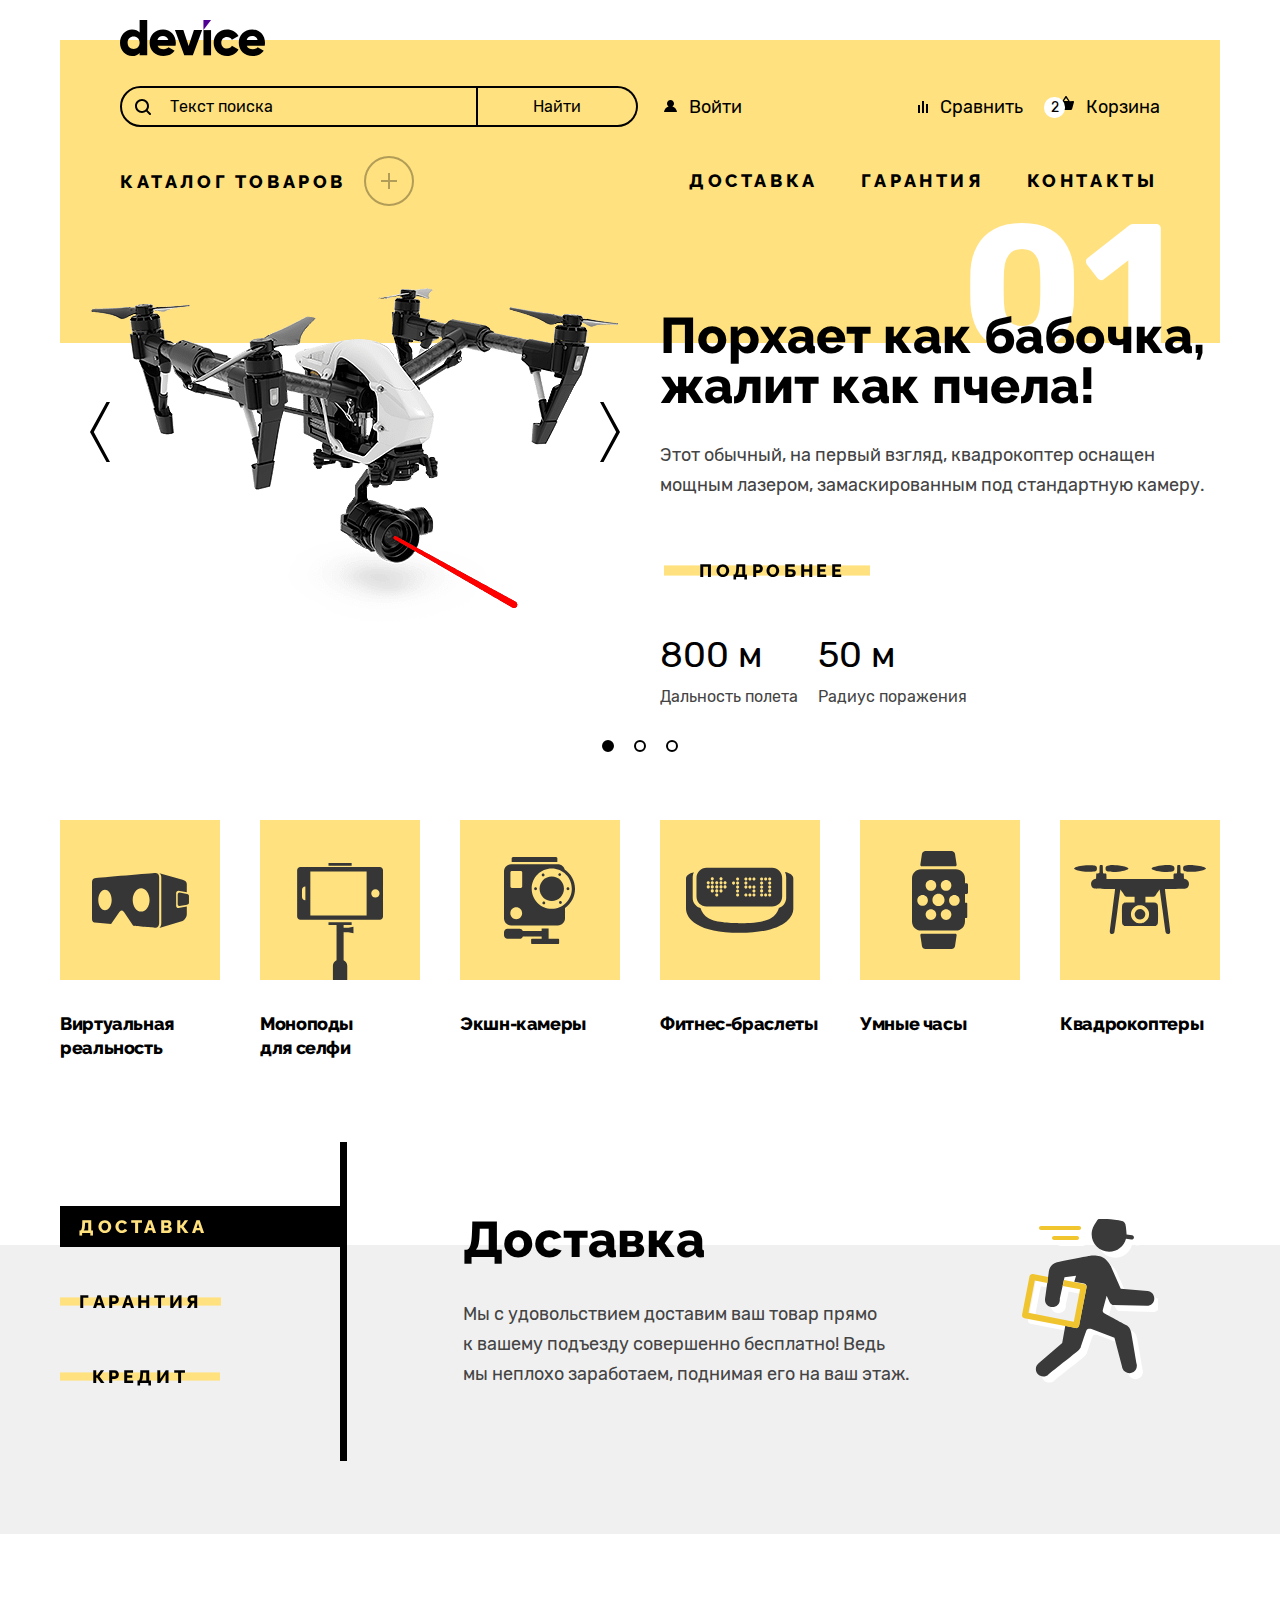
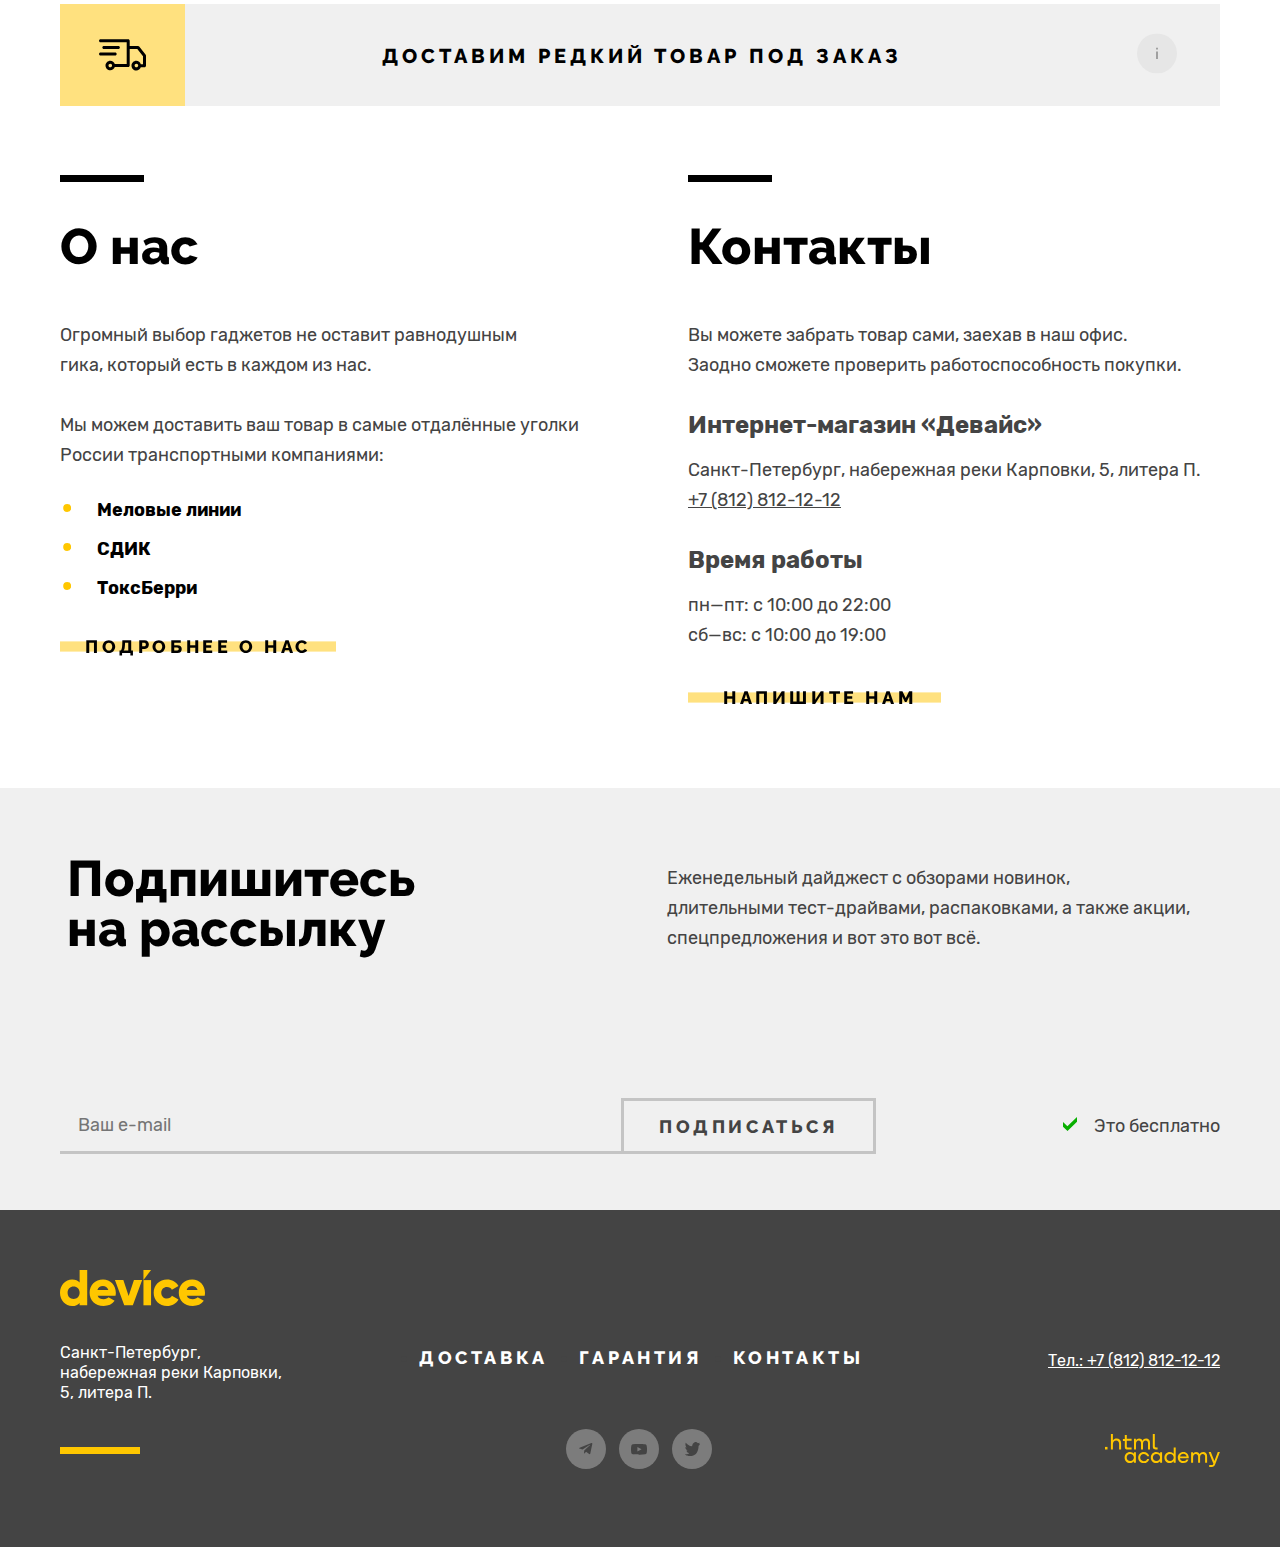
<file: index.html>
<!DOCTYPE html>
<html lang="ru">

  <head>
    <meta charset="UTF-8">
    <meta http-equiv="X-UA-Compatible" content="IE=edge">
    <meta name="description" content="Интернет-магазин Девайс.">
    <meta name="viewport" content="width=device-width, initial-scale=1.0">
    <link rel="apple-touch-icon" sizes="180x180" href="./images/favicon/apple-touch-icon.png">
    <link rel="icon" type="image/png" sizes="32x32" href="./images/favicon/favicon-32x32.png">
    <link rel="icon" type="image/png" sizes="16x16" href="./images/favicon/favicon-16x16.png">
    <link rel="manifest" href="site.webmanifest">
    <link rel="mask-icon" href="./images/favicon/safari-pinned-tab.svg" color="#5bbad5">
    <meta name="msapplication-TileColor" content="#da532c">
    <meta name="theme-color" content="#ffffff">
    <link rel="stylesheet" href="styles/style.css">
    <title>HTML Academy: Девайс</title>
  </head>

  <body>

    <header class="main-header">

      <div class="header-container sizing-container">
        <a class="logo-device header-logo" href="index.html">
          <span class="visually-hidden">
            Ссылка на главную страницу сайта.
          </span>
          <img src="images/header/logo-header.svg" width="145" height="36" alt="Логотип магазина Девайс.">
        </a>

        <form class="search" action="https://echo.htmlacademy.ru/" method="get">
          <label class="search-label">
            <span class="visually-hidden">
              Поле поиска.
            </span>
            <input class="search-input" type="search" name="search" placeholder="Поиск по сайту" required
              value="Текст поиска">
          </label>
          <button class="search-button" type="submit">
            Найти
          </button>
        </form>

        <nav class="user-navigation">
          <ul class="user-navigation-list">
            <li class="user-navigation-item log-in">
              <a class="user-navigation-link log-in-link" href="#">
                Войти
              </a>
            </li>

            <li class="user-navigation-item unlogged">
              <a class="user-navigation-link" href="#">
                Выйти
              </a>
            </li>
          </ul>

          <ul class="cart-and-compare-list">
            <li class="cart-and-compare-item compare">
              <a class="cart-and-compare-link compare-link" href="#">
                Сравнить
              </a>
            </li>

            <li class="cart-and-compare-item cart">
              <a class="cart-and-compare-link cart-link" data-counter="2" href="#">
                Корзина
              </a>
              <div class="pop-over-container">
                <div class="pop-over">
                  <ul class="cart-product-list">

                    <li class="cart-product-item">
                      <a class="cart-product-link" href="#">
                        <img class="product-pic" src="images/header/cart-product-picture-amature-selfie-stick.png"
                          width="39" height="43" alt="Любительская селфи-палка.">
                        <p class="product-name">
                          Любительская селфи-палка
                        </p>
                      </a>
                      <button class="button product-delete" type="button">
                        <span class="visually-hidden">
                          Удалить продукт
                        </span>
                      </button>
                    </li>

                    <li class="cart-product-item">
                      <a class="cart-product-link" href="#">
                        <img class="product-pic" src="images/header/cart-product-picture-prof-selfie-stick.png"
                          width="39" height="43" alt="Профессиональная селфи-палка.">
                        <p class="product-name">
                          Профессиональная
                          селфи-палка
                        </p>
                      </a>
                      <button class="button product-delete" type="button">
                        <span class="visually-hidden">
                          Удалить продукт
                        </span>
                      </button>
                    </li>
                  </ul>

                  <p class="cart-info">
                    <span class="amount">
                      Товаров: 2
                    </span>
                    <span class="total-price">
                      Сумма: 2000 ₽
                    </span>
                  </p>
                  <div class="cart-button-container">
                    <a href="#" class="button cart-button">
                      Открыть корзину
                    </a>
                  </div>
                </div>
              </div>
            </li>
          </ul>
        </nav>

        <div class="catalog-container">

          <button class="button catalog-button services-text" type="button">
            Каталог товаров
          </button>

          <!-- Для ссылок в активном состоянии добавьте класс active к subcatalog-link -->

          <ul class="subcatalog sizing-container">
            <li class="subcatalog-item">
              <a class="subcatalog-link" href="#">
                Виртуальная реальность
              </a>
            </li>

            <li class="subcatalog-item">
              <a class="subcatalog-link" href="#">
                Фитнес-браслеты
              </a>
            </li>

            <li class="subcatalog-item">
              <a class="subcatalog-link" href="#">
                Квадрокоптеры
              </a>
            </li>

            <li class="subcatalog-item">
              <a class="subcatalog-link" href="catalog-selfie-sticks.html">
                Моноподы для селфи
              </a>
            </li>

            <li class="subcatalog-item">
              <a class="subcatalog-link" href="#">
                Умные часы
              </a>
            </li>

            <li class="subcatalog-item">
              <a class="subcatalog-link" href="#">
                Экшн-камеры
              </a>
            </li>
          </ul>
        </div>

        <!-- Для ссылок в активном состоянии добавьте класс active к services-link -->

        <ul class="services services-header services-list">
          <li class="services-item header-delivery">
            <a class="services-link services-text" href="#">
              Доставка
            </a>
          </li>

          <li class="services-item header-warranty">
            <a class="services-link services-text" href="#">
              Гарантия
            </a>
          </li>

          <li class="services-item header-contacts">
            <a class="services-link services-text" href="#">
              Контакты
            </a>
          </li>
        </ul>
      </div>
    </header>

    <main class="index-main">

      <h1 class="visually-hidden">
        Интернет-магазин Девайс.
      </h1>

      <section class="slider">
        <div class="sizing-container slider-container">

          <h2 class="visually-hidden">
            Слайдер.
          </h2>

          <ul class="slider-list">

            <li class="copter slide shown-slide">

              <img class="slide-picture" src="images/slider/copter.png" width="560" height="560"
                alt="Фото квадрокоптера.">

              <div class="slide-description-container">

                <h3 class="title slider-title">
                  Порхает как бабочка,
                  жалит как пчела!
                </h3>

                <p class="slide-description text">
                  Этот обычный, на первый взгляд, квадрокоптер оснащен мощным лазером, замаскированным под
                  стандартную камеру.
                </p>

                <a class="learn-more-link button button-decorated" href="#">
                  Подробнее
                </a>

                <dl class="specifications">
                  <div class="specifications-container">
                    <dt>
                      Дальность полета
                    </dt>
                    <dd>
                      800 м
                    </dd>
                  </div>

                  <div class="specifications-container">
                    <dt>
                      Радиус поражения
                    </dt>
                    <dd>
                      50 м
                    </dd>
                  </div>
                </dl>
              </div>
            </li>

            <li class="bracelet slide ">
              <img class="item-picture" src="images/slider/bracelet.png" width="560" height="560" alt="Фото браслета.">

              <div class="slide-description-container">

                <h3 class="title slider-title">
                  Худеем
                  правильно!
                </h3>

                <p class="slide-description text">
                  Мотивирующие фитнес-браслеты помогут найти в себе силы не пропускать занятия и соблюдать
                  диету.
                </p>

                <a class="learn-more-link button button-decorated" href="#">
                  Подробнее
                </a>

                <dl class="specifications">
                  <div class="specifications-container">
                    <dt>
                      Без подзарядки
                    </dt>

                    <dd>
                      48 часов
                    </dd>
                  </div>
                </dl>
              </div>

            </li>

            <li class="selfie-stick slide">

              <img class="item-picture" src="images/slider/selfie-stick.png" width="560" height="560"
                alt="Фото селфи-палки.">

              <div class="slide-description-container">

                <h3 class="title slider-title">
                  Делай селфи,<br>
                  как Бен Стиллер!
                </h3>

                <p class="slide-description text">
                  Самая длинная палка для селфи доступна в нашем магазине. Восемь (Восемь, Карл!) метров
                  длиной и весом всего 5 кг.
                </p>

                <a class="learn-more-link button button-decorated" href="#">
                  Подробнее
                </a>

                <dl class="specifications">
                  <div class="specifications-container">
                    <dt>
                      Длина палки
                    </dt>
                    <dd>
                      8,5 м
                    </dd>
                  </div>

                  <div class="specifications-container">
                    <dt>
                      Вес палки
                    </dt>
                    <dd>
                      5 кг
                    </dd>
                  </div>

                  <div class="specifications-container">
                    <dt>
                      Материал
                    </dt>
                    <dd>
                      Карбон
                    </dd>
                  </div>
                </dl>
              </div>
            </li>
          </ul>

          <ul class="slider-buttons-list">
            <li class="slider-buttons-item">
              <button class="button button-previous-slide slider-button" type="button">
                <span class="visually-hidden">
                  Предыдущий слайд.
                </span>
              </button>
            </li>
            <li class="slider-buttons-item">
              <button class="button button-next-slide slider-button" type="button">
                <span class="visually-hidden">
                  Следующий слайд.
                </span>
              </button>
            </li>
          </ul>

          <ul class="slider-pagination-list">
            <li class="slider-pagination-item">
              <button class="button slider-pagination-button slider-pagination-current" type="button">
                <span class="visually-hidden">
                  Первый слайд.
                </span>
              </button>
            </li>

            <li class="slider-pagination-item">
              <button class="button slider-pagination-button" type="button">
                <span class="visually-hidden">
                  Второй слайд.
                </span>
              </button>
            </li>

            <li class="slider-pagination-item">
              <button class="button slider-pagination-button" type="button">
                <span class="visually-hidden">
                  Третий слайд.
                </span>
              </button>
            </li>
          </ul>
        </div>
      </section>

      <section class="main-catalog">

        <h2 class="visually-hidden">
          Каталог товаров.
        </h2>

        <div class="sizing-container">
          <ul class="main-catalog-list">

            <li class="main-catalog-item">
              <a class="catalog-item-link item-vr" href="#">
                Виртуальная
                реальность
              </a>
            </li>

            <li class="main-catalog-item">
              <a class="catalog-item-link item-monopods" href="catalog-selfie-sticks.html">
                Моноподы <br>
                для селфи
              </a>
            </li>

            <li class="main-catalog-item">
              <a class="catalog-item-link item-cameras" href="#">
                Экшн-камеры
              </a>
            </li>

            <li class="main-catalog-item">
              <a class="catalog-item-link item-bracelets" href="#">
                Фитнес-браслеты
              </a>
            </li>

            <li class="main-catalog-item">
              <a class="catalog-item-link item-watches" href="#">
                Умные часы
              </a>
            </li>

            <li class="main-catalog-item">
              <a class="catalog-item-link item-copter" href="#">
                Квадрокоптеры
              </a>
            </li>
          </ul>
        </div>
      </section>

      <section class="services services-main">

        <h2 class="visually-hidden">
          Предоставляемые услуги.
        </h2>

        <div class="services-main-container sizing-container">

          <ul class="services-button-list">
            <li class="services-button-item">
              <button class="tab-link tab-link-current button button-decorated" type="button">
                Доставка
              </button>
            </li>
            <li class="services-button-item">
              <button class="tab-link button button-decorated" type="button">
                Гарантия
              </button>
            </li>
            <li class="services-button-item">
              <button class="tab-link button button-decorated" type="button">
                Кредит
              </button>
            </li>
          </ul>

          <ul class="services-main-list">
            <li class="services-main-item service-delivery tab-content tab-content-current">
              <h3 class="title">
                Доставка
              </h3>

              <p class="text">
                Мы с удовольствием доставим ваш товар прямо <br>
                к вашему подъезду совершенно бесплатно! Ведь <br>
                мы неплохо заработаем, поднимая его на ваш этаж.
              </p>
            </li>

            <li class="services-main-item service-warranty tab-content">
              <h3 class="title">
                Гарантия
              </h3>

              <p class="text">
                Если из-за возгорания купленного у нас товара у вас
                сгорит дом — не переживайте, мы выдадим вам новый.
                Товар, не дом, конечно же.
              </p>
            </li>

            <li class="services-main-item service-loan tab-content">
              <h3 class="title">
                Кредит
              </h3>

              <p class="text">
                Залезть в долговую яму стало проще! Кредитные консультанты подберут для вас наиболее выгодные
                условия кредита. Выгодные для банка, разумеется.
              </p>
            </li>
          </ul>
        </div>
      </section>

      <section class="special-delivery sizing-container">
        <h2 class="visually-hidden">
          Заказ доставки товара.
        </h2>
        <a class="special-delivery-link special-delivery-text" href="#">
          Доставим редкий товар под заказ
        </a>
      </section>

      <div class="sizing-container info-container">
        <section class="about-us">
          <h2 class="title">
            О нас
          </h2>

          <p class="text">
            Огромный выбор гаджетов не оставит равнодушным <br> гика, который есть в каждом из нас.
          </p>

          <p class="text">
            Мы можем доставить ваш товар в самые отдалённые уголки России транспортными компаниями:
          </p>

          <ul class="delivery-company-list">
            <li class="delivery-company-item">
              Меловые линии
            </li>

            <li class="delivery-company-item">
              СДИК
            </li>

            <li class="delivery-company-item">
              ТоксБерри
            </li>
          </ul>

          <a class="button about-us-button button-decorated" href="#">
            Подробнее о нас
          </a>
        </section>

        <section class="contacts">
          <h2 class="title">
            Контакты
          </h2>

          <p class="text">
            Вы можете забрать товар сами, заехав в наш офис. <br>
            Заодно сможете проверить работоспособность покупки.
          </p>

          <h3 class="contacts-subtitle">
            Интернет-магазин «Девайс»
          </h3>

          <address class="contacts-address">
            <p class="contacts-address text">
              Санкт-Петербург, набережная реки Карповки, 5, литера П.
            </p>
            <a class="contacts-phone" href="tel:+78128121212">
              +7 (812) 812-12-12
            </a>
          </address>

          <h3 class="contacts-subtitle">
            Время работы
          </h3>

          <p class="text working-time">
            пн—пт: с 10:00 до 22:00
            <br>
            сб—вс: с 10:00 до 19:00
          </p>

          <a class="button text-us-button button-decorated" href="#">
            Напишите нам
          </a>
        </section>
      </div>

      <section class="subscription">

        <div class="subscription-wrapper sizing-container">
          <h2 class="title subscription-title">
            Подпишитесь
            на рассылку
          </h2>

          <p class="subscription-text text">
            Еженедельный дайджест с обзорами новинок,<br>
            длительными тест-драйвами, распаковками, а также акции, спецпредложения и вот это вот всё.
          </p>

          <form class="subscription-form" action="https://echo.htmlacademy.ru/" method="post">
            <label>
              <span class="visually-hidden">
                Поле для ввода почты.
              </span>
              <!-- Для показа состояния ошибки добавьте класс error для subscription-form-input -->
              <input class="subscription-form-input text" type="text" name="email" placeholder="Ваш e-mail" required>
            </label>
            <button class="button button-subscribe" type="submit">
              подписаться
            </button>
          </form>

          <span class="text subscription-span">
            Это бесплатно
          </span>
        </div>
      </section>
    </main>

    <footer class="main-footer">

      <h2 class="visually-hidden">
        Подвал интернет-магазина Девайс.
      </h2>

      <div class="main-footer-container sizing-container">
        <a class="footer-logo-device" href="#">
          <span class="visually-hidden">
            Ссылка на главную страницу сайта.
          </span>
          <img src="images/footer/logo-footer.svg" width="145" height="36" alt="Логотип магазина.">
        </a>

        <address class="footer-address">
          <p class="text">
            Санкт-Петербург, набережная
            реки Карповки, 5, литера П.
          </p>
        </address>

        <ul class="services services-footer">

          <li class="services-footer-item">
            <a class="services-footer-link services-text" href="#">
              Доставка
            </a>
          </li>

          <li class="service-footer-item">
            <a class="services-footer-link services-text" href="#">
              Гарантия
            </a>
          </li>

          <li class="service-footer-item">
            <a class="services-footer-link services-text" href="#">
              Контакты
            </a>
          </li>
        </ul>

        <a class="footer-phone-number" href="tel:+78128121212">
          Тел.: +7 (812) 812-12-12
        </a>

        <ul class="footer-socials">

          <li class="footer-socials-item">
            <a class="footer-socials-link telegram" href="#">
              <span class="visually-hidden">
                Телеграм.
              </span>
            </a>
          </li>

          <li class="footer-socials-item">
            <a class="footer-socials-link youtube" href="#">
              <span class="visually-hidden">
                Ютуб.
              </span>
            </a>
          </li>

          <li class="footer-socials-item">
            <a class="footer-socials-link twitter" href="#">
              <span class="visually-hidden">
                Твиттер.
              </span>
            </a>
          </li>
        </ul>

        <a class=" logo-academy-link" href="https://htmlacademy.ru">
          <span class="visually-hidden">
            Сайт академии.
          </span>
          <svg class="logo-academy-svg" width="115" height="33" viewBox="0 0 115 33" fill=""
            xmlns="http://www.w3.org/2000/svg">
            <path d="M0 12.8999V15.4999H2.5V12.8999H0Z" fill="" />
            <path
              d="M11.5999 4.5C9.9999 4.5 8.7999 5.2 7.9999 6.2H7.8999V0H5.8999V15.5H7.8999V10.2C7.8999 8.1 9.1999 6.6 11.1999 6.6C12.9999 6.6 14.0999 8 14.0999 9.8V15.5H16.0999V9.4C16.1999 6.4 14.2999 4.5 11.5999 4.5Z"
              fill="" />
            <path
              d="M26.5999 4.8001H21.7999V1.1001H19.7999V4.9001H17.8999V6.9001H19.7999V12.9001C19.7999 14.6001 20.7999 15.6001 22.4999 15.6001H26.5999V13.6001H22.8999C22.1999 13.6001 21.7999 13.2001 21.7999 12.5001V6.8001H26.5999V4.8001Z"
              fill="" />
            <path
              d="M41.1 4.6001C39.5 4.6001 38.2 5.4001 37.6 6.7001H37.5C36.9 5.5001 35.7 4.6001 34.1 4.6001C32.7 4.6001 31.6 5.4001 31 6.4001H30.9V4.8001H29V15.4001H31V10.0001C31 8.0001 32 6.5001 33.6 6.5001C35.1 6.5001 36 7.5001 36 9.1001V15.4001H38V9.8001C38 7.4001 39.4 6.5001 40.6 6.5001C42.1 6.5001 43 7.5001 43 9.1001V15.4001H45V8.9001C45.1 6.4001 43.6 4.6001 41.1 4.6001Z"
              fill="" />
            <path
              d="M47.8 12.7C47.8 14.4 48.8 15.4 50.6 15.4H52.6V13.4H50.9001C50.2001 13.4 49.8 13 49.8 12.3V0H47.8V12.7Z"
              fill="" />
            <path
              d="M28.9001 19.6999C28.0001 18.5999 26.7001 17.8999 25.0001 17.8999C21.9001 17.8999 19.6001 20.1999 19.6001 23.4999C19.6001 26.7999 21.9001 29.0999 25.0001 29.0999C26.8001 29.0999 28.0001 28.2999 28.8001 27.1999H28.9001V28.7999H30.9001V18.1999H28.9001V19.6999ZM25.3001 27.0999C23.1001 27.0999 21.7001 25.4999 21.7001 23.4999C21.7001 21.4999 23.1001 19.8999 25.3001 19.8999C27.5001 19.8999 28.9001 21.4999 28.9001 23.4999C28.9001 25.3999 27.5001 27.0999 25.3001 27.0999Z"
              fill="" />
            <path
              d="M44.2 21.9999C43.7 19.5999 41.5999 17.8999 38.7999 17.8999C35.3999 17.8999 33.2 20.3999 33.2 23.4999C33.2 26.5999 35.3999 29.0999 38.7999 29.0999C41.5999 29.0999 43.7 27.2999 44.2 24.8999H42.0999C41.6999 26.1999 40.3999 27.1999 38.7999 27.1999C36.5999 27.1999 35.2 25.5999 35.2 23.5999C35.2 21.5999 36.5999 19.9999 38.7999 19.9999C40.3999 19.9999 41.5999 20.9999 42.0999 22.1999H44.2V21.9999Z"
              fill="" />
            <path
              d="M55.1 19.6999C54.2 18.5999 52.9001 17.8999 51.2001 17.8999C48.1001 17.8999 45.8 20.1999 45.8 23.4999C45.8 26.7999 48.1001 29.0999 51.2001 29.0999C53.0001 29.0999 54.2 28.2999 55 27.1999H55.1V28.7999H57.1V18.1999H55.1V19.6999ZM51.5 27.0999C49.3 27.0999 47.9001 25.4999 47.9001 23.4999C47.9001 21.4999 49.3 19.8999 51.5 19.8999C53.7 19.8999 55.1 21.4999 55.1 23.4999C55.1 25.3999 53.6 27.0999 51.5 27.0999Z"
              fill="" />
            <path
              d="M68.6999 19.7999C67.7999 18.6999 66.4999 17.8999 64.7999 17.8999C61.6999 17.8999 59.3999 20.1999 59.3999 23.4999C59.3999 26.7999 61.5999 29.0999 64.7999 29.0999C66.4999 29.0999 67.7999 28.2999 68.5999 27.2999H68.6999V28.7999H70.6999V13.3999H68.6999V19.7999ZM65.0999 27.0999C62.8999 27.0999 61.4999 25.4999 61.4999 23.4999C61.4999 21.4999 62.8999 19.8999 65.0999 19.8999C67.2999 19.8999 68.6999 21.4999 68.6999 23.4999C68.5999 25.4999 67.1999 27.0999 65.0999 27.0999Z"
              fill="" />
            <path
              d="M78.3 17.8999C75 17.8999 72.8 20.3999 72.8 23.4999C72.8 26.4999 74.9 29.0999 78.3 29.0999C80.8 29.0999 82.8 27.7999 83.5 25.4999H81.4C80.9 26.4999 79.8 27.0999 78.4 27.0999C76.5 27.0999 75.1 25.7999 75 24.1999H83.8C84 20.5999 81.8 17.8999 78.3 17.8999ZM78.3 19.7999C80 19.7999 81.3 20.7999 81.6 22.3999H75.1C75.4 20.8999 76.6 19.7999 78.3 19.7999Z"
              fill="" />
            <path
              d="M98.2001 17.8999C96.6001 17.8999 95.3001 18.6999 94.6001 19.8999H94.5001C93.9001 18.6999 92.7001 17.8999 91.1001 17.8999C89.7001 17.8999 88.6001 18.5999 88.0001 19.6999V18.1999H86.1001V28.7999H88.1001V23.3999C88.1001 21.3999 89.1001 19.9999 90.7001 19.8999C92.2001 19.8999 93.1001 20.8999 93.1001 22.4999V28.7999H95.1001V23.1999C95.1001 20.7999 96.5001 19.8999 97.7001 19.8999C99.2001 19.8999 100.1 20.8999 100.1 22.4999V28.7999H102.1V22.2999C102.2 19.6999 100.7 17.8999 98.2001 17.8999Z"
              fill="" />
            <path
              d="M109.4 27.0001L105.8 18.1001H103.6L108.4 29.7001C108.1 30.6001 107.7 30.9001 106.7 30.9001H104.2V32.9001H106.7C108.5 32.9001 109.5 32.1001 110.2 30.3001L114.9 18.1001H112.8L109.4 27.0001Z"
              fill="" />
          </svg>
        </a>
      </div>
    </footer>

    <!-- Для показа модального окна удалите класс modal-container-closed -->

    <div class="modal-container modal-container-closed">

      <section class="modal-window">

        <h2 class="title modal-window-title">
          Доставка под заказ
        </h2>

        <button class="close-button button" type="button">
          <span class="visually-hidden">
            Закрыть окно.
          </span>
        </button>

        <form class="modal-window-form" action="https://echo.htmlacademy.ru/" method="post">

          <!--Для показа ошибки добавьте класс error для user-name-container -->

          <div class="user-name-container">
            <label class="user-name" for="user-name">
              Ваше имя:
            </label>
            <input class="user-name-input" type="text" name="name" id="user-name" placeholder="Введите имя" required>
            <span class="user-error-text">
              Добавьте имя
            </span>
          </div>

          <!--Для показа ошибки добавьте класс error для user-email-container -->

          <div class="user-email-container">
            <label class="user-email" for="user-email">
              Ваш e-mail:
            </label>
            <input class="user-email-input" type="email" name="email" id="user-email" value="почта" required>
            <span class="email-error-text">
              Забавный у вас адрес
            </span>
          </div>

          <div class="deliver-what-container">
            <label class="deliver-what" for="deliver-what">
              Что нужно привезти:
            </label>
            <input class="deliver-what-input" type="text" name="items=name" id="deliver-what"
              placeholder="В свободной форме" required>
          </div>

          <div class="amount-container">
            <label class="amount" for="amount">
              Количество:
            </label>

            <div class="tool-tip-container">
              <button class="tool-tip-button" type="button">
                <span class="visually-hidden">
                  Тул-тип кнопка.
                </span>
              </button>

              <p class="tool-tip-text">
                Постараемся найти, сколько нужно.
                Привезём сколько получится по требованиям <br>
                к провозу багажа.
              </p>
            </div>

            <!-- Для показа состояния ошибки добавьте класс error для amount-input-container -->

            <div class="amount-input-container">
              <button class="button button-minus amount-button" type="button">
                <span class="visually-hidden">Уменьшить количество товара.</span>
              </button>
              <input class="amount-input" value="1" id="amount" required>
              <button class=" button button-plus amount-button" type="button">
                <span class="visually-hidden">Увеличить количество товара.</span>
              </button>
            </div>
          </div>
          <button class="button button button-send button-decorated" type="submit">
            отправить
          </button>
        </form>
      </section>
    </div>
    <script src="./js/index.js"></script>
  </body>

</html>
</file>
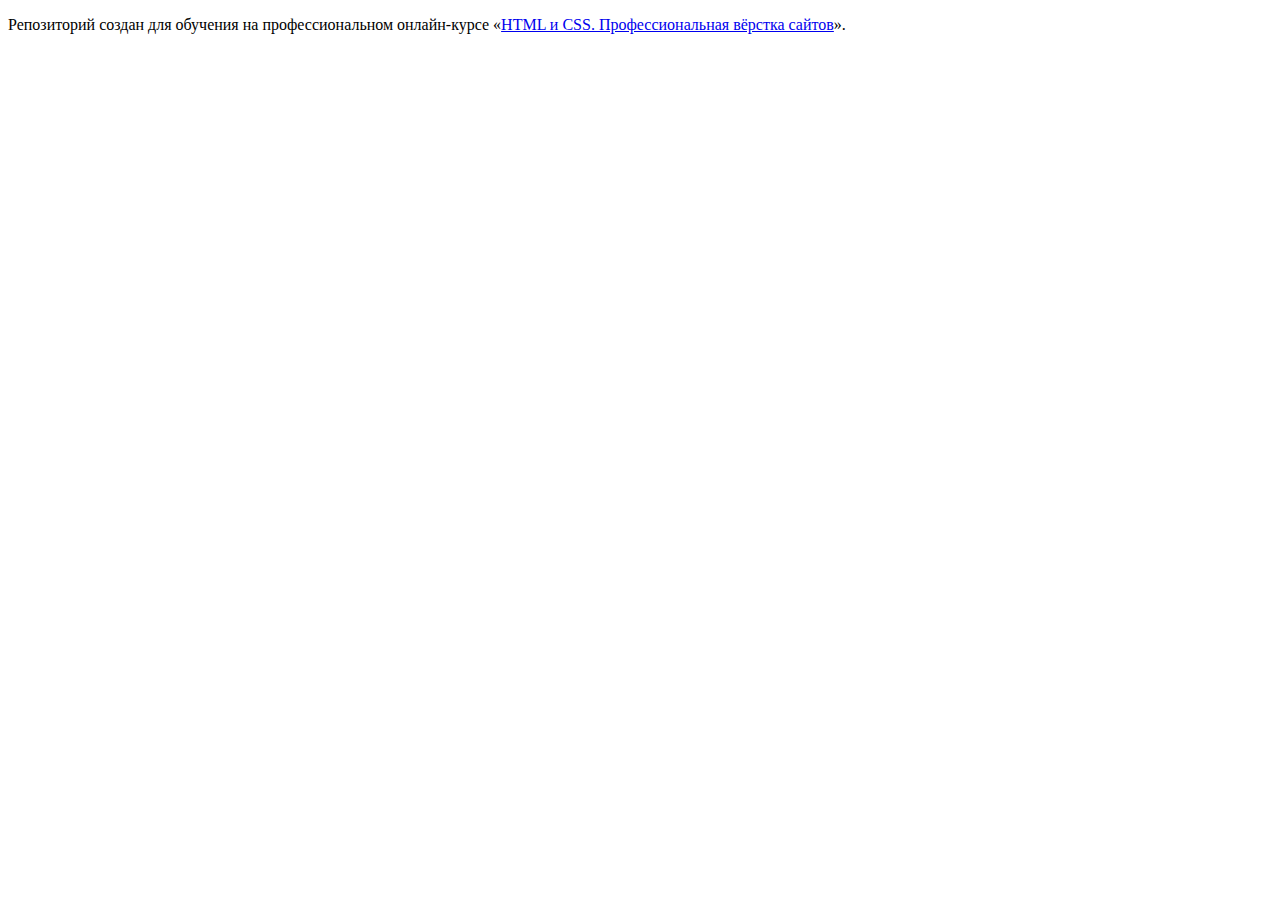
<file: master/index.html>
<!DOCTYPE html>
<html lang="ru">
  <head>
    <meta charset="utf-8">
    <title>HTML Academy: Девайс</title>
    <base href="https://htmlacademy-htmlcss.github.io/2289265-device-36/master/">
</head>
  <body>

    <p>Репозиторий создан для обучения на профессиональном онлайн‑курсе «<a href="https://htmlacademy.ru/intensive/htmlcss">HTML и CSS. Профессиональная вёрстка сайтов</a>».</p>

  </body>
</html>
</file>
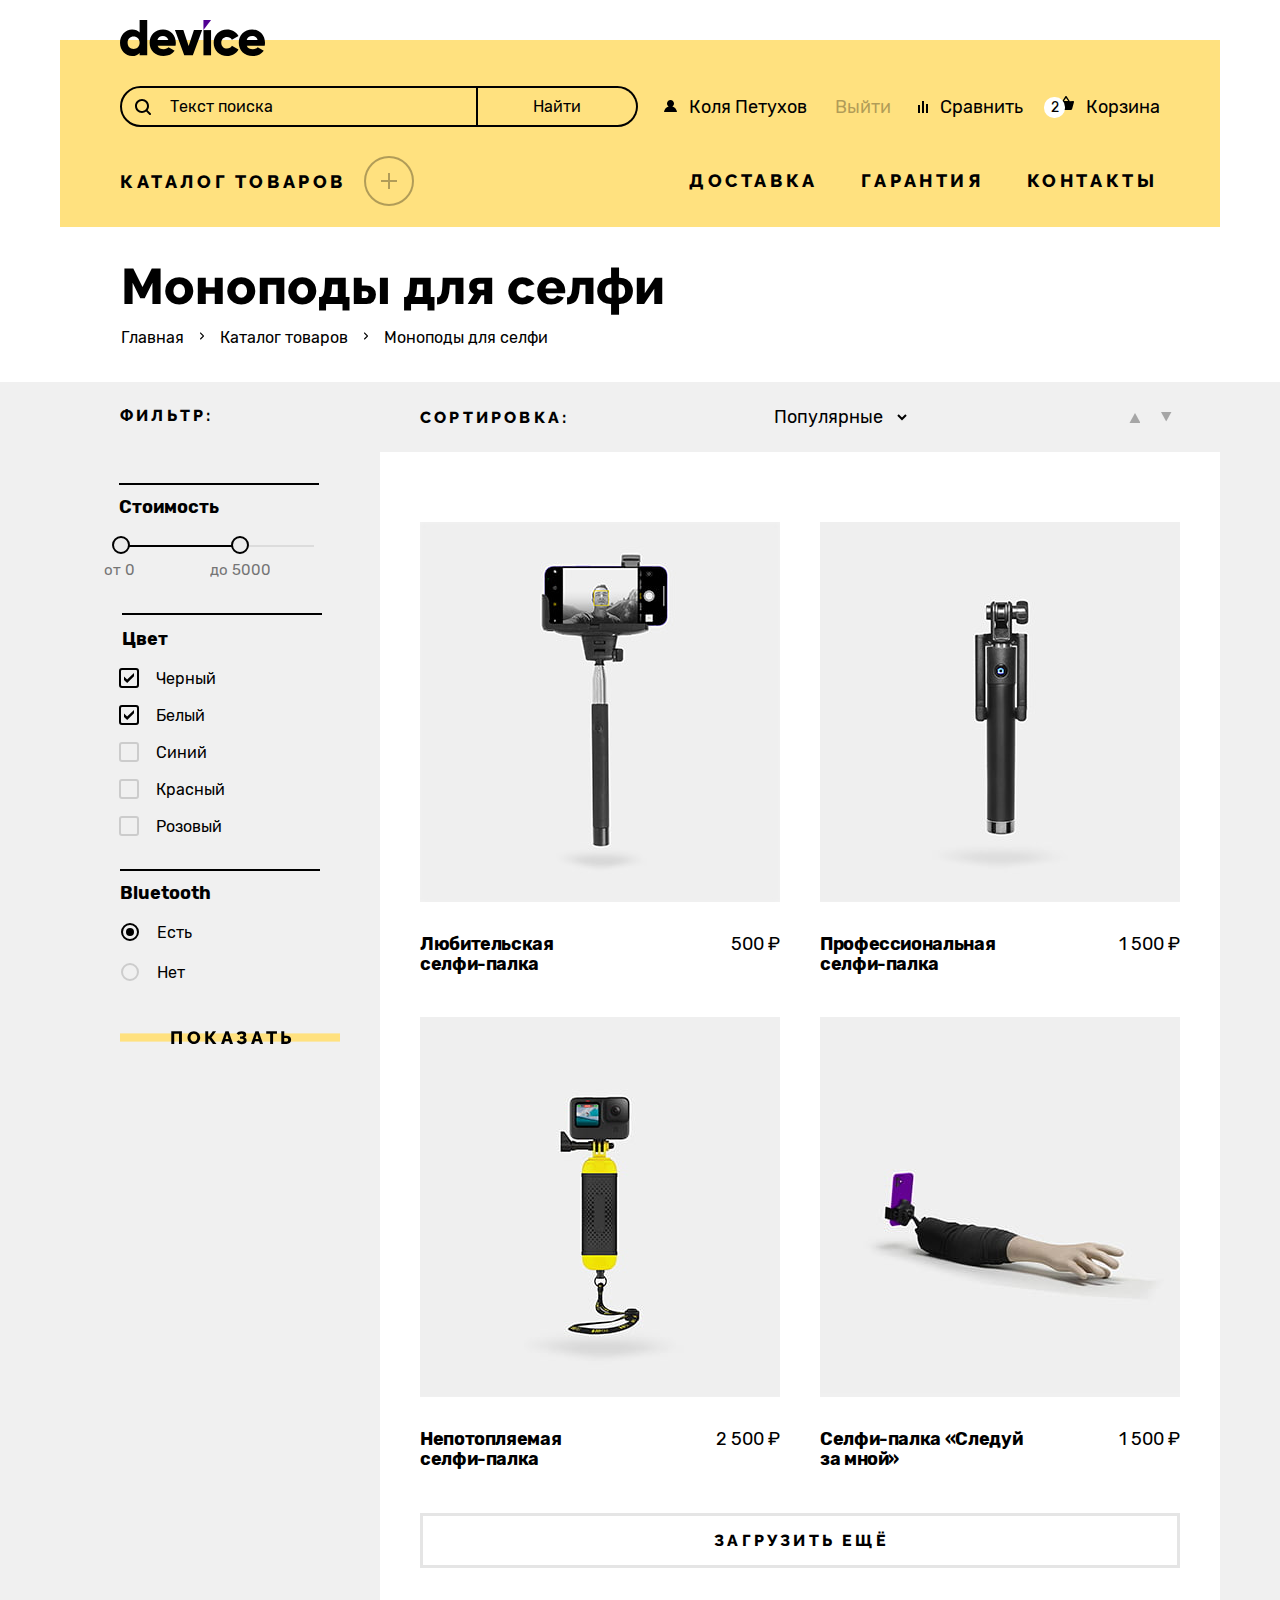
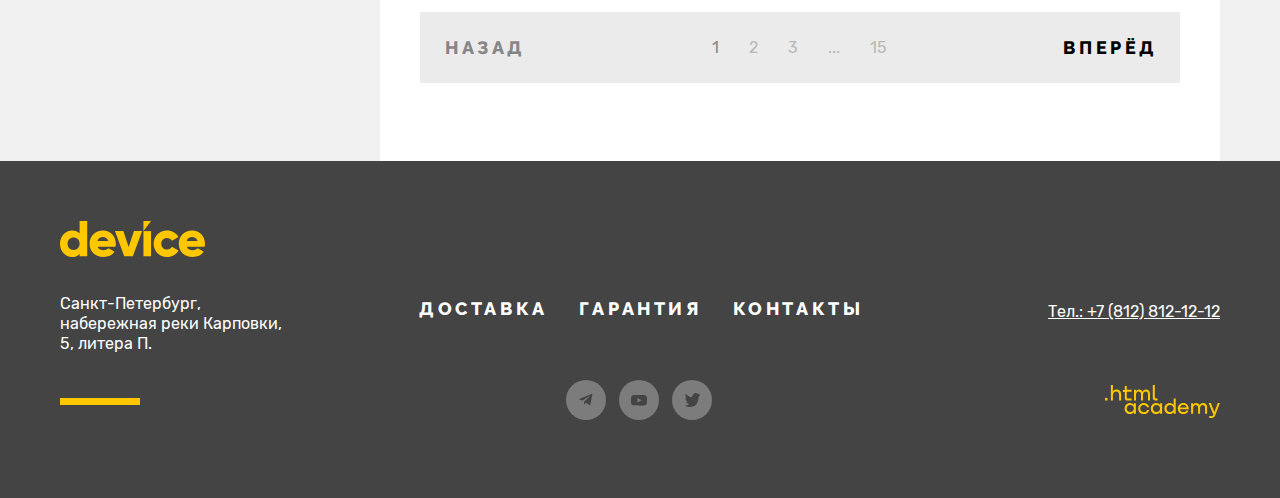
<file: catalog-selfie-sticks.html>
<!DOCTYPE html>
<html lang="ru">

  <head>
    <meta charset="UTF-8">
    <meta http-equiv="X-UA-Compatible" content="IE=edge">
    <meta name="description" content="Интернет-магазин Девайс. Моноподы для селфи.">
    <meta name="viewport" content="width=device-width, initial-scale=1.0">
    <link rel="apple-touch-icon" sizes="180x180" href="./images/favicon/apple-touch-icon.png">
    <link rel="icon" type="image/png" sizes="32x32" href="./images/favicon/favicon-32x32.png">
    <link rel="icon" type="image/png" sizes="16x16" href="./images/favicon/favicon-16x16.png">
    <link rel="manifest" href="site.webmanifest">
    <link rel="mask-icon" href="./images/favicon/safari-pinned-tab.svg" color="#5bbad5">
    <meta name="msapplication-TileColor" content="#da532c">
    <meta name="theme-color" content="#ffffff">
    <link rel="stylesheet" href="styles/style.css">
    <title>Моноподы для селфи</title>
  </head>

  <body>

    <header class="main-header catalog-header">

      <div class="header-container sizing-container inner-header-container">
        <a class="logo-device header-logo" href="index.html">
          <span class="visually-hidden">
            Переход на главную страницу.
          </span>
          <img src="images/header/logo-header.svg" width="145" height="36" alt="Логотип магазина Девайс.">
        </a>

        <form class="search" action="https://echo.htmlacademy.ru/" method="get">
          <label class="search-label">
            <span class="visually-hidden">
              Поле поиска.
            </span>
            <input class="search-input" type="search" name="search" placeholder="Поиск по сайту" required value="Текст поиска">
          </label>
          <button class="search-button" type="submit">
            Найти
          </button>
        </form>

        <nav class="user-navigation">
          <ul class="user-navigation-list">
            <li class="user-navigation-item log-in">
              <a class="user-navigation-link log-in-link" href="#">
                Коля Петухов
              </a>
            </li>

            <li class="user-navigation-item">
              <a class="user-navigation-link link-exit" href="#">
                Выйти
              </a>
            </li>
          </ul>

          <ul class="cart-and-compare-list">
            <li class="cart-and-compare-item compare">
              <a class="cart-and-compare-link compare-link" href="#">
                Сравнить
              </a>
            </li>

            <li class="cart-and-compare-item cart">
              <a class="cart-and-compare-link cart-link" data-counter="2" href="#">
                Корзина
              </a>
              <div class="pop-over-container">
                <div class="pop-over">
                  <ul class="cart-product-list">

                    <li class="cart-product-item">
                      <a class="cart-product-link" href="#">
                        <img class="product-pic" src="images/header/cart-product-picture-amature-selfie-stick.png"
                          width="39" height="43" alt="Любительская селфи-палка.">
                        <p class="product-name">
                          Любительская селфи-палка
                        </p>
                      </a>
                      <button class="button product-delete" type="button">
                        <span class="visually-hidden">
                          Удалить продукт
                        </span>
                      </button>
                    </li>

                    <li class="cart-product-item">
                      <a class="cart-product-link" href="#">
                        <img class="product-pic" src="images/header/cart-product-picture-prof-selfie-stick.png"
                          width="39" height="43" alt="Профессиональная селфи-палка.">
                        <p class="product-name">
                          Профессиональная
                          селфи-палка
                        </p>
                      </a>
                      <button class="button product-delete" type="button">
                        <span class="visually-hidden">
                          Удалить продукт
                        </span>
                      </button>
                    </li>
                  </ul>

                  <p class="cart-info">
                    <span class="amount">
                      Товаров: 2
                    </span>
                    <span class="total-price">
                      Сумма: 2000 ₽
                    </span>
                  </p>
                  <div class="cart-button-container">
                    <a href="#" class="button cart-button">
                      Открыть корзину
                    </a>
                  </div>
                </div>
              </div>
            </li>
          </ul>
        </nav>

        <div class="catalog-container">

          <button class="button catalog-button services-text" type="button">
            Каталог товаров
          </button>

          <!-- Для ссылок в активном состоянии добавьте класс active к subcatalog-link -->

          <ul class="subcatalog sizing-container">
            <li class="subcatalog-item">
              <a class="subcatalog-link" href="#">
                Виртуальная реальность
              </a>
            </li>

            <li class="subcatalog-item">
              <a class="subcatalog-link" href="#">
                Фитнес-браслеты
              </a>
            </li>

            <li class="subcatalog-item">
              <a class="subcatalog-link" href="#">
                Квадрокоптеры
              </a>
            </li>

            <li class="subcatalog-item">
              <a class="subcatalog-link active" href="catalog-selfie-sticks.html">
                Моноподы для селфи
              </a>
            </li>

            <li class="subcatalog-item">
              <a class="subcatalog-link" href="#">
                Умные часы
              </a>
            </li>

            <li class="subcatalog-item">
              <a class="subcatalog-link" href="#">
                Экшн-камеры
              </a>
            </li>
          </ul>
        </div>

        <!-- Для ссылок в активном состоянии добавьте класс active к services-link -->

        <ul class="services services-header services-list">
          <li class="services-item header-delivery">
            <a class="services-link services-text" href="#">
              Доставка
            </a>
          </li>

          <li class="services-item header-warranty">
            <a class="services-link services-text" href="#">
              Гарантия
            </a>
          </li>

          <li class="services-item header-contacts">
            <a class="services-link services-text" href="#">
              Контакты
            </a>
          </li>
        </ul>
      </div>
    </header>

    <main class="inner catalog selfie-sticks-catalog">

      <section class="title-and-breadcrumbs selfie-sticks">
        <div class="title-and-breadcrumbs-container">
          <h1 class="title">
            Моноподы для селфи
          </h1>

          <ol class="bread-crumbs-list">
            <li class="breadcrumbs-item">
              <a class="breadcrumbs-link" href="index.html">
                Главная
              </a>
            </li>
            <li class="breadcrumbs-item">
              <a class="breadcrumbs-link" href="#"> <!--Ссылка на каталог-->
                Каталог товаров
              </a>
            </li>
            <li class="breadcrumbs-item">
              <a class="breadcrumbs-link" href="#">
                Моноподы для селфи
              </a>
            </li>
          </ol>
        </div>
      </section>
      <div class="main-inner-container sizing-container">

        <section class="selfie-sticks-filter filter">

          <h2 class="filter-title">
            фильтр:
          </h2>

          <form action="https://echo.htmlacademy.ru/" method="get">

            <fieldset class="fieldset-price">
              <legend class="fieldset-title">
                Стоимость
              </legend>

              <div class="range-scale">
                <div class="range-scale-container range-scale-from">
                  <button class="button range-toggle toggle-min" type="button">
                    <span class="visually-hidden">
                      Бегунок минимальной стоимости.
                    </span>
                  </button>
                  <label class="label-from">
                    <span class="visually-hidden">
                      Минимальная стоимость.
                    </span>
                    <input class="price-input" name="price-from" type="number" placeholder="от 0">
                  </label>
                </div>

                <div class="range-scale-container range-scale-to">
                  <button class="button range-toggle toggle-max" type="button">
                    <span class="visually-hidden">
                      Бегунок максимальной стоимости.
                    </span>
                  </button>

                  <label class="label-to">
                    <span class="visually-hidden">
                      Максимальная стоимость.
                    </span>
                    <input class="price-input" name="price-to" type="number" placeholder="до 5000">
                  </label>
                </div>
              </div>
            </fieldset>

            <fieldset class="fieldset-checkbox color">
              <legend class="fieldset-title">
                Цвет
              </legend>

              <ul class="color-list">

                <li class="color-item">
                  <label class="checkbox-label">
                    <input class="checkbox-input visually-hidden" type="checkbox" name="color" value="black" checked>
                    <span class="custom-checkbox"></span>
                    <span class="color-name">Черный</span>
                  </label>
                </li>

                <li class="color-item">
                  <label class="checkbox-label">
                    <input class="checkbox-input visually-hidden" type="checkbox" name="color" value="white" checked>
                    <span class="custom-checkbox"></span>
                    <span class="color-name">Белый</span>
                  </label>
                </li>

                <li class="color-item">
                  <label class="checkbox-label">
                    <input class="checkbox-input visually-hidden" type="checkbox" name="color" value="blue">
                    <span class="custom-checkbox"></span>
                    <span class="color-name">Синий</span>
                  </label>
                </li>

                <li class="color-item">
                  <label class="checkbox-label">
                    <input class="checkbox-input visually-hidden" type="checkbox" name="color" value="red">
                    <span class="custom-checkbox"></span>
                    <span class="color-name">Красный</span>
                  </label>
                </li>

                <li class="color-item">
                  <label class="checkbox-label">
                    <input class="checkbox-input visually-hidden" type="checkbox" name="color" value="pink">
                    <span class="custom-checkbox"></span>
                    <span class="color-name">Розовый</span>
                  </label>
                </li>
              </ul>
            </fieldset>

            <fieldset class="fieldset-radio bluetooth">
              <legend class="fieldset-title">
                Bluetooth
              </legend>

              <p class="bluetooth-yes">
                <label class="radio-label">
                  <input class="radio-input visually-hidden" type="radio" value="has" name="bluetooth" checked>
                  <span class="custom-radio"></span>
                  <span>Есть</span>
                </label>
              </p>

              <p class="bluetooth-no">
                <label class="radio-label">
                  <input class="radio-input visually-hidden" type="radio" value="has-not" name="bluetooth">
                  <span class="custom-radio"></span>
                  <span>Нет </span>
                </label>
              </p>
            </fieldset>

            <button class="button button-show button-decorated" type="submit">
              Показать
            </button>
          </form>
        </section>

        <div class="catalog-section-container">
          <section class="catalog-sorting">

            <h2>
              сортировка:
            </h2>

            <div class="select-container">
              <select class="catalog-sorting-select" name="sort-by">
                <option value="popular" selected>
                  Популярные
                </option>
                <option value="best">
                  Лучшие
                </option>
                <option value="expensive">
                  Дешёвые
                </option>
              </select>
            </div>

            <div class="sorting-buttons-container">
              <button class="button sorting-button" type="button">
                <span class="visually-hidden">
                  Сортировка по возрастанию.
                </span>
              </button>

              <button class="button sorting-button" type="button">
                <span class="visually-hidden">
                  Сортировка по убыванию.
                </span>
              </button>
            </div>
          </section>

          <section class="items-catalog">

            <h2 class="visually-hidden">
              Результаты поиска.
            </h2>

            <ul class="items-catalog-list">

              <!-- Чтобы проверить состояния карточки NEW, добавьте к items-catalog-link класс new  -->

              <li class="items-catalog-item">
                <a class="items-catalog-link" href="#">
                  <h3 class="item-title">
                    Любительская <br>
                    селфи-палка
                  </h3>
                  <div class="picture-container">
                    <img class="item-picture" src="images/catalog/product-1.jpg" width="360" height="380" alt="Любительская
                      селфи-палка.">
                    <span class="button button-decorated details">подробнее</span>
                  </div>
                  <span class="item-price">
                    500 ₽
                  </span>
                </a>
              </li>

              <li class="items-catalog-item">
                <a class="items-catalog-link" href="#">
                  <h3 class="item-title">
                    Профессиональная <br> селфи-палка
                  </h3>
                  <div class="picture-container">
                    <img class="item-picture" src="images/catalog/product-2.jpg" width="360" height="380"
                      alt="Профессиональная селфи-палка.">
                    <span class="button button-decorated details">подробнее</span>
                  </div>
                  <span class="item-price">
                    1 500 ₽
                  </span>
                </a>
              </li>

              <li class="items-catalog-item">
                <a class="items-catalog-link" href="#">
                  <h3 class="item-title">
                    Непотопляемая <br>
                    селфи-палка
                  </h3>
                  <div class="picture-container">
                    <img class="item-picture" src="images/catalog/product-3.jpg" width="360" height="380" alt="Непотопляемая
                      селфи-палка.">
                    <span class="button button-decorated details">подробнее</span>
                  </div>
                  <span class="item-price">
                    2 500 ₽
                  </span>
                </a>
              </li>

              <li class="items-catalog-item">
                <a class="items-catalog-link" href="#">
                  <h3 class="item-title">
                    Селфи-палка «Следуй за мной»
                  </h3>
                  <div class="picture-container">
                    <img class="item-picture" src="images/catalog/product-4.jpg" width="360" height="380"
                      alt="Селфи-палка «Следуй за мной».">
                    <span class="button button-decorated details">подробнее</span>
                  </div>
                  <span class="item-price">
                    1 500 ₽
                  </span>
                </a>
              </li>
            </ul>
          </section>

          <section class="pagination">
            <h2 class="visually-hidden">
              Пагинация.
            </h2>

            <button class="button-load-more button" type="button">
              Загрузить ещё
            </button>

            <div class="pagination-flex-container">
              <a class="link-previous-page button" href="#">
                Назад
              </a>

              <ol class="pagination-list">
                <li class="pagination-item">
                  <button class="pagination-button pagination-current" type="button">1</button>
                </li>
                <li class="pagination-item">
                  <button class="pagination-button" type="button">2</button>
                </li>
                <li class="pagination-item">
                  <button class="pagination-button" type="button">3</button>
                </li>
                <li class="pagination-item">
                  <span class="pagination-button pagination-empty">...</span>
                </li>
                <li class="pagination-item">
                  <button class="pagination-button" type="button">15</button>
                </li>
              </ol>

              <a class="link-next-page button" href="#">
                Вперёд
              </a>
            </div>
          </section>
        </div>
      </div>
    </main>

    <footer class="inner-footer">

      <h2 class="visually-hidden">
        Подвал интернет-магазина Девайс.
      </h2>

      <div class="inner-footer-container sizing-container">
        <a class="footer-logo-device" href="#">
          <span class="visually-hidden">
            Переход на главную страницу.
          </span>
          <img src="images/footer/logo-footer.svg" width="145" height="36" alt="Логотип магазина.">
        </a>

        <address class="footer-address">
          <p class="text">
            Санкт-Петербург, набережная
            реки Карповки, 5, литера П.
          </p>
        </address>

        <ul class="services services-footer">
          <li class="services-footer-item">
            <a class="services-footer-link services-text" href="#">
              Доставка
            </a>
          </li>

          <li class="service-footer-item">
            <a class="services-footer-link services-text" href="#">
              Гарантия
            </a>
          </li>

          <li class="service-footer-item">
            <a class="services-footer-link services-text" href="#">
              Контакты
            </a>
          </li>
        </ul>

        <a class="footer-phone-number" href="tel:+78128121212">
          Тел.: +7 (812) 812-12-12
        </a>

        <ul class="footer-socials">
          <li class="footer-socials-item">
            <a class="footer-socials-link telegram" href="#">
              <span class="visually-hidden">
                Телеграм.
              </span>
            </a>
          </li>

          <li class="footer-socials-item">
            <a class="footer-socials-link youtube" href="#">
              <span class="visually-hidden">
                Ютуб.
              </span>
            </a>
          </li>

          <li class="footer-socials-item">
            <a class="footer-socials-link twitter" href="#">
              <span class="visually-hidden">
                Твиттер.
              </span>
            </a>
          </li>
        </ul>

        <a class="logo-academy-link" href="https://htmlacademy.ru">
          <span class="visually-hidden">
            Сайт академии.
          </span>
          <svg class="logo-academy-svg" width="115" height="33" viewBox="0 0 115 33" fill=""
            xmlns="http://www.w3.org/2000/svg">
            <path d="M0 12.8999V15.4999H2.5V12.8999H0Z" fill="" />
            <path
              d="M11.5999 4.5C9.9999 4.5 8.7999 5.2 7.9999 6.2H7.8999V0H5.8999V15.5H7.8999V10.2C7.8999 8.1 9.1999 6.6 11.1999 6.6C12.9999 6.6 14.0999 8 14.0999 9.8V15.5H16.0999V9.4C16.1999 6.4 14.2999 4.5 11.5999 4.5Z"
              fill="" />
            <path
              d="M26.5999 4.8001H21.7999V1.1001H19.7999V4.9001H17.8999V6.9001H19.7999V12.9001C19.7999 14.6001 20.7999 15.6001 22.4999 15.6001H26.5999V13.6001H22.8999C22.1999 13.6001 21.7999 13.2001 21.7999 12.5001V6.8001H26.5999V4.8001Z"
              fill="" />
            <path
              d="M41.1 4.6001C39.5 4.6001 38.2 5.4001 37.6 6.7001H37.5C36.9 5.5001 35.7 4.6001 34.1 4.6001C32.7 4.6001 31.6 5.4001 31 6.4001H30.9V4.8001H29V15.4001H31V10.0001C31 8.0001 32 6.5001 33.6 6.5001C35.1 6.5001 36 7.5001 36 9.1001V15.4001H38V9.8001C38 7.4001 39.4 6.5001 40.6 6.5001C42.1 6.5001 43 7.5001 43 9.1001V15.4001H45V8.9001C45.1 6.4001 43.6 4.6001 41.1 4.6001Z"
              fill="" />
            <path
              d="M47.8 12.7C47.8 14.4 48.8 15.4 50.6 15.4H52.6V13.4H50.9001C50.2001 13.4 49.8 13 49.8 12.3V0H47.8V12.7Z"
              fill="" />
            <path
              d="M28.9001 19.6999C28.0001 18.5999 26.7001 17.8999 25.0001 17.8999C21.9001 17.8999 19.6001 20.1999 19.6001 23.4999C19.6001 26.7999 21.9001 29.0999 25.0001 29.0999C26.8001 29.0999 28.0001 28.2999 28.8001 27.1999H28.9001V28.7999H30.9001V18.1999H28.9001V19.6999ZM25.3001 27.0999C23.1001 27.0999 21.7001 25.4999 21.7001 23.4999C21.7001 21.4999 23.1001 19.8999 25.3001 19.8999C27.5001 19.8999 28.9001 21.4999 28.9001 23.4999C28.9001 25.3999 27.5001 27.0999 25.3001 27.0999Z"
              fill="" />
            <path
              d="M44.2 21.9999C43.7 19.5999 41.5999 17.8999 38.7999 17.8999C35.3999 17.8999 33.2 20.3999 33.2 23.4999C33.2 26.5999 35.3999 29.0999 38.7999 29.0999C41.5999 29.0999 43.7 27.2999 44.2 24.8999H42.0999C41.6999 26.1999 40.3999 27.1999 38.7999 27.1999C36.5999 27.1999 35.2 25.5999 35.2 23.5999C35.2 21.5999 36.5999 19.9999 38.7999 19.9999C40.3999 19.9999 41.5999 20.9999 42.0999 22.1999H44.2V21.9999Z"
              fill="" />
            <path
              d="M55.1 19.6999C54.2 18.5999 52.9001 17.8999 51.2001 17.8999C48.1001 17.8999 45.8 20.1999 45.8 23.4999C45.8 26.7999 48.1001 29.0999 51.2001 29.0999C53.0001 29.0999 54.2 28.2999 55 27.1999H55.1V28.7999H57.1V18.1999H55.1V19.6999ZM51.5 27.0999C49.3 27.0999 47.9001 25.4999 47.9001 23.4999C47.9001 21.4999 49.3 19.8999 51.5 19.8999C53.7 19.8999 55.1 21.4999 55.1 23.4999C55.1 25.3999 53.6 27.0999 51.5 27.0999Z"
              fill="" />
            <path
              d="M68.6999 19.7999C67.7999 18.6999 66.4999 17.8999 64.7999 17.8999C61.6999 17.8999 59.3999 20.1999 59.3999 23.4999C59.3999 26.7999 61.5999 29.0999 64.7999 29.0999C66.4999 29.0999 67.7999 28.2999 68.5999 27.2999H68.6999V28.7999H70.6999V13.3999H68.6999V19.7999ZM65.0999 27.0999C62.8999 27.0999 61.4999 25.4999 61.4999 23.4999C61.4999 21.4999 62.8999 19.8999 65.0999 19.8999C67.2999 19.8999 68.6999 21.4999 68.6999 23.4999C68.5999 25.4999 67.1999 27.0999 65.0999 27.0999Z"
              fill="" />
            <path
              d="M78.3 17.8999C75 17.8999 72.8 20.3999 72.8 23.4999C72.8 26.4999 74.9 29.0999 78.3 29.0999C80.8 29.0999 82.8 27.7999 83.5 25.4999H81.4C80.9 26.4999 79.8 27.0999 78.4 27.0999C76.5 27.0999 75.1 25.7999 75 24.1999H83.8C84 20.5999 81.8 17.8999 78.3 17.8999ZM78.3 19.7999C80 19.7999 81.3 20.7999 81.6 22.3999H75.1C75.4 20.8999 76.6 19.7999 78.3 19.7999Z"
              fill="" />
            <path
              d="M98.2001 17.8999C96.6001 17.8999 95.3001 18.6999 94.6001 19.8999H94.5001C93.9001 18.6999 92.7001 17.8999 91.1001 17.8999C89.7001 17.8999 88.6001 18.5999 88.0001 19.6999V18.1999H86.1001V28.7999H88.1001V23.3999C88.1001 21.3999 89.1001 19.9999 90.7001 19.8999C92.2001 19.8999 93.1001 20.8999 93.1001 22.4999V28.7999H95.1001V23.1999C95.1001 20.7999 96.5001 19.8999 97.7001 19.8999C99.2001 19.8999 100.1 20.8999 100.1 22.4999V28.7999H102.1V22.2999C102.2 19.6999 100.7 17.8999 98.2001 17.8999Z"
              fill="" />
            <path
              d="M109.4 27.0001L105.8 18.1001H103.6L108.4 29.7001C108.1 30.6001 107.7 30.9001 106.7 30.9001H104.2V32.9001H106.7C108.5 32.9001 109.5 32.1001 110.2 30.3001L114.9 18.1001H112.8L109.4 27.0001Z"
              fill="" />
          </svg>
        </a>
      </div>
    </footer>
  </body>

</html>
</file>
<file: styles/style.css>
/* Fonts */

@font-face {
  font-family: "Raleway";
  src: url("../fonts/raleway/raleway-800.woff2") format("woff2");
  font-weight: 800;
  font-style: normal;
  font-display: swap;
}

@font-face {
  font-family: "Rubik";
  src: url("../fonts/rubik/rubik-400.woff2") format("woff2");
  font-weight: 400;
  font-style: normal;
  font-display: swap;
}

@font-face {
  font-family: "Rubik";
  src: url("../fonts/rubik/rubik-700.woff2") format("woff2");
  font-weight: 700;
  font-style: normal;
  font-display: swap;
}

/* General, Fonts */

html {
  height: 100%;
}

*,
*::before,
*::after {
  -webkit-box-sizing: border-box;
  box-sizing: border-box;
}

body {
  min-height: 100%;
  margin: 0 auto;
  color: #444444;
  background-color: #ffffff;
  display: -webkit-box;
  display: -ms-flexbox;
  display: flex;
  -webkit-box-orient: vertical;
  -webkit-box-direction: normal;
  -ms-flex-direction: column;
  flex-direction: column;
  font-family: "Rubik", sans-serif;
  font-weight: 400;
  font-size: 18px;
  line-height: 30px;
}

.main-header {
  z-index: 2;
}

.index-main {
  background-color: #ffffff;
}

.index-main,
.inner {
  -webkit-box-flex: 1;
  -ms-flex-positive: 1;
  flex-grow: 1;
}

.title {
  color: #000000;
  font-family: "Raleway", sans-serif;
  font-weight: 800;
  font-size: 50px;
  line-height: 50px;
}

.text {
  font-family: "Rubik", sans-serif;
  font-weight: 400;
  font-size: 18px;
  line-height: 30px;
  color: #444444;
}

.services-text {
  font-family: "Raleway", sans-serif;
  font-weight: 800;
  font-size: 18px;
  line-height: 21px;
  letter-spacing: 0.2em;
  text-transform: uppercase;
  color: #000000;
}

.button {
  font-family: "Raleway", sans-serif;
  font-size: 18px;
  line-height: 21px;
  letter-spacing: 0.2em;
  text-transform: uppercase;
  border: none;
  background-color: transparent;
  cursor: pointer;
  text-decoration: none;
  color: inherit;
  display: -webkit-inline-box;
  display: -ms-inline-flexbox;
  display: inline-flex;
}

.button:disabled {
  opacity: 0.3;
}

.button-decorated {
  color: #000000;
  padding: 15px 25px;
  position: relative;
  z-index: 1;
  -webkit-transition: flex-grow 0.3s ease, color 0.3s ease, padding-left 0.3s ease, -webkit-box-flex 0.3s ease;
  transition: flex-grow 0.3s ease, color 0.3s ease, padding-left 0.3s ease, -webkit-box-flex 0.3s ease;
  -o-transition: flex-grow 0.3s ease, color 0.3s ease, padding-left 0.3s ease;
  transition: flex-grow 0.3s ease, color 0.3s ease, padding-left 0.3s ease;
  transition: flex-grow 0.3s ease, color 0.3s ease, padding-left 0.3s ease, -webkit-box-flex 0.3s ease, -ms-flex-positive 0.3s ease;
}

.button-decorated::before {
  content: "";
  position: absolute;
  top: 0;
  left: 0;
  width: 100%;
  height: 100%;
  background-color: #ffe17f;
  -webkit-transform: translateZ(0) scaleY(0.2);
  transform: translateZ(0) scaleY(0.2);
  z-index: -1;
  -webkit-transition: background-color 0.3s ease, -webkit-transform 0.3s ease;
  transition: background-color 0.3s ease, -webkit-transform 0.3s ease;
  -o-transition: transform 0.3s ease, background-color 0.3s ease;
  transition: transform 0.3s ease, background-color 0.3s ease;
  transition: transform 0.3s ease, background-color 0.3s ease, -webkit-transform 0.3s ease;
}

.button-decorated:hover::before {
  -webkit-transform: translateZ(0) scaleY(1);
  transform: translateZ(0) scaleY(1);
}

.button-decorated:active::before {
  background-color: #ffcc33;
}

a.button-decorated:not([href]) {
  opacity: 0.3;
  pointer-events: none;
}

.tab-link-current.button-decorated {
  -webkit-box-flex: 1;
  -ms-flex-positive: 1;
  flex-grow: 1;
  color: #ffe17f;
  -webkit-box-pack: start;
  -ms-flex-pack: start;
  justify-content: start;
}

.tab-link-current.button-decorated::before {
  -webkit-transform: translateZ(0) scaleY(1);
  transform: translateZ(0) scaleY(1);
  background-color: #000000;
}

.tab-link-current.button-decorated:hover,
.tab-link-current.button-decorated:active,
.tab-link-current.button-decorated:focus {
  padding-left: 40px;
}

.visually-hidden {
  position: absolute;
  width: 1px;
  height: 1px;
  margin: -1px;
  border: 0;
  padding: 0;
  white-space: nowrap;
  -webkit-clip-path: inset(100%);
  clip-path: inset(100%);
  clip: rect(0 0 0 0);
  overflow: hidden;
}

.sizing-container {
  width: 1160px;
  margin: 0 auto;
}

/* Header */

.header-container {
  margin-top: 40px;
  padding: 46px 60px 20px 60px;
  display: -ms-grid;
  display: grid;
  -ms-grid-columns: 517px 523px;
  grid-template-columns: 517px 523px;
  row-gap: 32px;
  position: relative;
  -webkit-box-sizing: border-box;
  box-sizing: border-box;
  background-color: #ffe17f;
}

/* Logo */

.logo-device {
  display: block;
  position: absolute;
  top: -20px;
  left: 60px;
  margin: 0;
}

.logo-device:hover {
  opacity: 0.6;
}

.logo-device:active {
  opacity: 0.3;
}

/* Search */

.search {
  -ms-flex-item-align: start;
  -ms-grid-row-align: start;
  align-self: start;
  display: -webkit-box;
  display: -ms-flexbox;
  display: flex;
}

.search-input::-webkit-search-decoration,
.search-input::-webkit-search-cancel-button,
.search-input::-webkit-search-results-button,
.search-input::-webkit-search-results-decoration {
  appearance: none;
}

.search-label {
  position: relative;
}

.search-input {
  -webkit-box-sizing: border-box;
  box-sizing: border-box;
  width: 358px;
  height: 100%;
  border: 2px solid #000000;
  border-radius: 50px 0 0 50px;
  background-color: #ffe17f;
  font-family: "Rubik", sans-serif;
  font-weight: 400;
  font-size: 16px;
  line-height: 20px;
  padding: 9px;
  padding-left: 48px;
  outline: none;
  background-image: url("../images/header/search-icon.svg");
  background-repeat: no-repeat;
  background-position: 13px center;
}

.search-input[placeholder] {
  color: rgba(0, 0, 0, 0.3)
}

.search-input:not(:-moz-placeholder-shown) {
  color: #000000;
}

.search-input:not(:-ms-input-placeholder) {
  color: #000000;
}

.search-input:not(:placeholder-shown) {
  color: #000000;
}

.search-input:disabled,
.search-button:disabled {
  opacity: 0.3;
}

.search-button {
  position: relative;
  font-family: "Rubik", sans-serif;
  font-weight: 400;
  font-size: 16px;
  line-height: 20px;
  background-color: #ffe17f;
  border: 2px solid #000000;
  border-radius: 0 50px 50px 0;
  padding: 8px 55px;
  cursor: pointer;
  border-left: none;
}

.search-button:hover {
  color: #ffffff;
  background-color: #000000;
}

.search-button:active {
  color: rgba(255, 255, 255, 0.3);
}

.search-button:focus {
  outline: none;
}

.search-button:focus::before {
  position: absolute;
  content: "";
  top: 0;
  left: 0;
  width: 100%;
  height: 100%;
  z-index: 1;
  outline: 2px solid #af4fff;
  outline-offset: 4px;
}

.search-label:focus-within {
  z-index: 1;
  outline: 2px solid #af4fff;
  outline-offset: 2px;
}

/* User-Navigation */

.user-navigation {
  display: -webkit-box;
  display: -ms-flexbox;
  display: flex;
  -webkit-box-pack: justify;
  -ms-flex-pack: justify;
  justify-content: space-between;
  margin-left: 17px;
  -ms-flex-item-align: center;
  -ms-grid-row-align: center;
  align-self: center;
}

.user-navigation-list,
.cart-and-compare-list {
  display: -webkit-box;
  display: -ms-flexbox;
  display: flex;
  -webkit-box-pack: start;
  -ms-flex-pack: start;
  justify-content: flex-start;
  -ms-flex-wrap: wrap;
  flex-wrap: wrap;
  list-style: none;
  margin: 0;
  padding: 0;
}

.link-exit {
  opacity: 0.3;
}

.cart-and-compare-list {
  gap: 25px;
}

.user-navigation-link,
.cart-and-compare-link {
  text-decoration: none;
  color: #000000;
  margin: 0;
  padding: 0;
}

.user-navigation-link:hover,
.cart-and-compare-link:hover {
  opacity: 0.6;
}

.user-navigation-link:active,
.cart-and-compare-link:active {
  opacity: 0.3;
}

.user-navigation-link:focus,
.cart-and-compare-link:focus {
  outline: 2px solid #af4fff;
  outline-offset: 2px;
}

.log-in {
  margin-right: 28px;
}

.log-in-link,
.compare-link,
.cart-link {
  padding-left: 30px;
  position: relative;
}

.log-in-link {
  padding-left: 35px;
}

.cart-link {
  padding-left: 38px;
}

.log-in-link::before {
  content: "";
  position: absolute;
  width: 13px;
  height: 13px;
  background-image: url("../images/header/login-icon.svg");
  background-repeat: no-repeat;
  top: 4px;
  left: 10px;
}

.unlogged {
  visibility: hidden;
}

.compare-link::before {
  content: "";
  position: absolute;
  width: 13px;
  height: 13px;
  background-image: url("../images/header/header-compare.svg");
  background-repeat: no-repeat;
  top: 5px;
  left: 8px;
}

.cart-link::before {
  content: "";
  position: absolute;
  width: 17px;
  height: 17px;
  background-image: url("../images/header/cart.svg");
  background-repeat: no-repeat;
  top: 0;
  left: 10px;
}

.cart-link::after {
  position: absolute;
  content: attr(data-counter);
  left: 17px;
  top: 1px;
  -webkit-transform: translateX(-100%);
  -ms-transform: translateX(-100%);
  transform: translateX(-100%);
  padding: 5px;
  min-width: 21px;
  height: 21px;
  border-radius: 10px;
  font-weight: 400;
  font-size: 14px;
  line-height: 17px;
  background-color: #ffffff;
  display: -webkit-box;
  display: -ms-flexbox;
  display: flex;
  -webkit-box-align: center;
  -ms-flex-align: center;
  align-items: center;
  -webkit-box-pack: center;
  -ms-flex-pack: center;
  justify-content: center;
}

/* Pop Over */

.cart {
  position: relative;
}

.pop-over-container {
  position: absolute;
  display: none;
}

.cart:focus-within .pop-over-container {
  display: block;
  position: absolute;
  top: 34px;
  left: -131px;
  z-index: 1;
}

.pop-over {
  position: relative;
  background-color: #000000;
  display: -webkit-box;
  display: -ms-flexbox;
  display: flex;
  width: 320px;
  -webkit-box-orient: vertical;
  -webkit-box-direction: normal;
  -ms-flex-direction: column;
  flex-direction: column;
}

.pop-over::before {
  content: "";
  position: absolute;
  width: 14px;
  height: 6px;
  background-image: url("../images/header/pop-up-triangle.png");
  background-repeat: no-repeat;
  top: -6px;
  left: 160px;
  -webkit-transform: translateX(-50%);
  -ms-transform: translateX(-50%);
  transform: translateX(-50%);
}

.cart-product-list {
  margin: 0;
  padding: 0;
  list-style: none;
}

.cart-product-item {
  position: relative;
  margin-bottom: 1px;
  padding: 20px 90px 20px 20px;
}

.cart-product-link {
  text-decoration: none;
  color: #ffffff;
  font-weight: 400;
  font-size: 16px;
  line-height: 20px;
  display: -webkit-box;
  display: -ms-flexbox;
  display: flex;
  gap: 23px;
}

.cart-product-link:hover {
  opacity: 0.6;
}

.cart-product-link:active {
  opacity: 0.3;
}

.cart-product-item:not(:last-child) {
  border-bottom: 2px solid #1a1a1a;
}

.product-pic {
  display: block;
}

.product-name {
  margin: 0;
  padding: 0;
}

.product-delete {
  background-color: transparent;
  border: none;
  background-image: url("../images/header/button-delete.svg");
  background-repeat: no-repeat;
  background-position: center;
  position: absolute;
  top: 10px;
  right: 10px;
  width: 30px;
  height: 30px;
  cursor: pointer;
}

.cart-info {
  background-color: #1a1a1a;
  font-weight: 400;
  font-size: 16px;
  line-height: 20px;
  margin: 0;
  padding: 12px 20px;
  display: -webkit-box;
  display: -ms-flexbox;
  display: flex;
  -webkit-box-pack: justify;
  -ms-flex-pack: justify;
  justify-content: space-between;
}

.cart-button-container {
  padding: 20px;
}

.cart-button {
  padding: 14px 23px;
  color: #000000;
  background-color: #ffffff;
}

.cart-button:hover {
  background-color: #ffe17f;
}

.cart-button:active {
  color: rgba(0, 0, 0, 0.3);
}

.cart-product-link:focus {
  outline: 2px solid #af4fff;
  outline-offset: 4px;
}

/*Subcatalog*/

.subcatalog {
  display: none;
}

.catalog-container {
  position: relative;
}

.catalog-button {
  color: #000000;
  position: relative;
  padding: 12px 67px 10px 0;
  border: none;
  background: none;
  cursor: pointer;
  min-width: 294px;
}

.catalog-button::after {
  content: "";
  position: absolute;
  width: 50px;
  height: 50px;
  border-radius: 50%;
  border: 2px solid #000000;
  opacity: 0.3;
  background-image: url("../images/header/item-catalog-open.svg");
  background-position: center;
  background-repeat: no-repeat;
  top: 50%;
  right: 0;
  -webkit-transform: translateY(-50%);
  -ms-transform: translateY(-50%);
  transform: translateY(-50%);
}

.catalog-button:focus {
  outline: 2px solid #af4fff;
  outline-offset: 5px;
}

.catalog-button:hover::after {
  opacity: 1;
}

.catalog-container:focus-within .subcatalog {
  display: -ms-grid;
  display: grid;
  -ms-grid-columns: 222px 30px 181px 30px 222px;
  grid-template-columns: 222px 181px 222px;
  gap: 8px 30px;
}

.catalog-container:focus-within .catalog-button::after {
  background-image: url("../images/header/item-catalog-close.svg");
  background-position: center;
  background-repeat: no-repeat;
}

.subcatalog-item:last-child {
  -ms-grid-column: 1;
  grid-column-start: 1;
}

.subcatalog {
  -webkit-box-sizing: border-box;
  box-sizing: border-box;
  list-style: none;
  margin: 0;
  padding: 4px 0 50px 0;
  padding-left: 60px;
  top: 50px;
  left: -60px;
  z-index: 1;
  position: absolute;
  background-color: #ffe17f;
}

.subcatalog-link {
  color: #000000;
  text-decoration: none;
  font-family: "Rubik", sans-serif;
  font-weight: 400;
  font-size: 16px;
  line-height: 18px;
}

.active.subcatalog-link {
  text-decoration: underline;
  text-decoration-thickness: 2px;
  text-underline-offset: 3px;
}

.active.subcatalog-link:hover,
.subcatalog-link:hover {
  opacity: 0.6;
}

.active.subcatalog-link:active,
.subcatalog-link:active {
  opacity: 0.3;
}

/* Services */

.services-list {
  display: -webkit-box;
  display: -ms-flexbox;
  display: flex;
  -ms-flex-wrap: wrap;
  flex-wrap: wrap;
  gap: 43px;
  -webkit-box-pack: start;
  -ms-flex-pack: start;
  justify-content: flex-start;
  -webkit-box-align: center;
  -ms-flex-align: center;
  align-items: center;
  margin: 0;
  padding: 0;
  list-style: none;
  margin-left: 52px;
}

.services-link {
  text-decoration: none;
}

.active.services-link {
  text-decoration: underline;
  text-decoration-thickness: 2px;
  text-underline-offset: 3px;
}

.active.services-link:hover,
.services-link:hover {
  opacity: 0.6;
}

.active.services-link:active,
.services-link:active {
  opacity: 0.3;
}

/* Slider */

.slider {
  position: relative;
  margin-top: -32px;
  margin-bottom: 31px;
}

.slider-container {
  position: relative;
  display: -webkit-box;
  display: -ms-flexbox;
  display: flex;
  -webkit-box-orient: vertical;
  -webkit-box-direction: normal;
  -ms-flex-direction: column;
  flex-direction: column;
}

.slide {
  display: -webkit-box;
  display: -ms-flexbox;
  display: flex;
  gap: 40px;
  visibility: hidden;
  position: absolute;
}

.slide.shown-slide {
  visibility: visible;

  position: relative;
}

.slider-list {
  position: relative;
  margin: 0;
  padding: 0;
  list-style: none;
  display: -webkit-box;
  display: -ms-flexbox;
  display: flex;
  -webkit-box-orient: vertical;
  -webkit-box-direction: normal;
  -ms-flex-direction: column;
  flex-direction: column;
  z-index: 1;
  counter-reset: section;
}

.slider-list::before {
  position: absolute;
  content: "";
  width: 100%;
  height: 153px;
  top: 0;
  left: 0;
  background-color: #ffe17f;
  z-index: -1;
}

.slide::before {
  counter-increment: section;
  content: "0" counters(section, "");
  position: absolute;
  top: 85px;
  right: 48px;
  font-weight: 700;
  font-size: 180px;
  line-height: 30px;
  color: #ffffff;
}

/* Slider-Text */

.slide-picture {
  display: block;
}

.slide-description-container {
  position: relative;
  width: 560px;
  padding-top: 121px;
  padding-bottom: 30px;
}

.slider-title {
  margin: 0;
  margin-bottom: 29px;
}

.text.slide-description {
  margin: 0;
  padding: 0;
  margin-bottom: 45px;
}

.learn-more-link {
  padding-left: 35px;
  margin-left: 4px;
  display: inline-block;
  text-decoration: none;
  color: #000000;
  margin-bottom: 44px;
}

.specifications {
  margin: 0;
  display: flex;
  flex-wrap: wrap;
  gap: 25px 20px;
  margin-bottom: 17px;
}

.specifications-container {
  display: flex;
  flex-wrap: wrap;
  flex-direction: column;
  gap: 12px;
}

.specifications-container dd {
  color: #000000;
  margin: 0;
  font-size: 36px;
  line-height: 30px;
}

.specifications-container dt {
  color: #444444;
  font-size: 16px;
  line-height: 30px;
  order: 2;
}

/* Slider Buttons */

.slider-buttons-list {
  position: absolute;
  width: 530px;
  display: -webkit-box;
  display: -ms-flexbox;
  display: flex;
  -webkit-box-pack: justify;
  -ms-flex-pack: justify;
  justify-content: space-between;
  margin: 0;
  padding: 0;
  list-style: none;
  left: 30px;
  top: 212px;
  z-index: 1;
}

.button-previous-slide {
  border: none;
  background-color: transparent;
  background-image: url("../images/slider/slider-arrow.svg");
  -webkit-transform: rotate(180deg);
  -ms-transform: rotate(180deg);
  transform: rotate(180deg);
  height: 60px;
  width: 20px;
  cursor: pointer;
}

.button-next-slide {
  border: none;
  background-color: transparent;
  background-image: url("../images/slider/slider-arrow.svg");
  height: 60px;
  width: 20px;
  cursor: pointer;
}

.slider-button:hover {
  opacity: 0.6;
}

.slider-button:active {
  opacity: 0.3;
}

/* Slider Pagination */

.slider-pagination-list {
  margin: 0 auto;
  padding: 0;
  list-style: none;
  min-width: 76px;
  display: -webkit-box;
  display: -ms-flexbox;
  display: flex;
  -webkit-box-align: start;
  -ms-flex-align: start;
  align-items: flex-start;
  gap: 20px;
  z-index: 1;
  -webkit-transform: translateY(-30px);
  -ms-transform: translateY(-30px);
  transform: translateY(-30px);
}

.slider-pagination-button {
  position: relative;
  background-color: #ffffff;
  padding: 0;
  width: 12px;
  height: 12px;
  border: 2px solid #000000;
  border-radius: 50%;
  cursor: pointer;
}

.slider-pagination-button::before {
  content: "";
  position: absolute;
  width: 30px;
  height: 30px;
  top: 50%;
  left: 50%;
  -webkit-transform: translate(-50%, -50%);
  -ms-transform: translate(-50%, -50%);
  transform: translate(-50%, -50%);
}

.slider-pagination-button:hover {
  opacity: 0.6;
}

.slider-pagination-button:active {
  opacity: 0.3;
}

.slider-pagination-button:focus::before {
  outline: 2px solid #af4fff;
}

.slider-pagination-current {
  background-color: #000000;
}

/* Main, Catalog */

.main-catalog {
  margin-bottom: 70px;
}

.main-catalog-list {
  list-style: none;
  display: -webkit-box;
  display: -ms-flexbox;
  display: flex;
  -ms-flex-wrap: wrap;
  flex-wrap: wrap;
  gap: 40px;
  margin: 0;
  padding: 0;
}

.main-catalog-item {
  display: -webkit-box;
  display: -ms-flexbox;
  display: flex;
}

.catalog-item-link {
  -webkit-box-sizing: border-box;
  box-sizing: border-box;
  position: relative;
  text-decoration: none;
  color: #000000;
  font-family: "Raleway", sans-serif;
  font-weight: 800;
  font-size: 18px;
  line-height: 24px;
  letter-spacing: -0.02em;
  width: 160px;
  padding-top: 192px;
}

.catalog-item-link::before {
  content: "";
  position: absolute;
  top: 0;
  left: 0;
  width: 160px;
  height: 160px;
  background-color: #ffe17f;
  background-repeat: no-repeat;
  background-position: center;
}

.catalog-item-link:hover::before {
  background-color: #ffc700;
}

.catalog-item-link:active {
  opacity: 0.3;
}

.item-vr::before {
  background-image: url("../images/index/item-vr.svg");
}

.item-monopods::before {
  background-image: url("../images/index/item-selfie-sticks.svg");
  background-position: 50% 100%;
}

.item-cameras::before {
  background-image: url("../images/index/item-cameras.svg");
}

.item-bracelets::before {
  background-image: url("../images/index/item-bracelets.svg");
}

.item-watches::before {
  background-image: url("../images/index/item-watches.svg");
}

.item-copter::before {
  background-image: url("../images/index/item-copters.svg");
}

/* Services, Services-main */

.services-main {
  background: -o-linear-gradient(#ffffff 115px, #f0f0f0 115px);
  background: linear-gradient(#ffffff 115px, #f0f0f0 115px);
  padding: 64px 0 65px 0;
  margin-bottom: 70px;
}

.services-main-container {
  display: -ms-grid;
  display: grid;
  -ms-grid-columns: 280px 52px 1fr;
  grid-template-columns: 280px 1fr;
  grid-column-gap: 52px;
}

.services-button-list {
  width: 280px;
  position: relative;
  display: -webkit-box;
  display: -ms-flexbox;
  display: flex;
  -webkit-box-orient: vertical;
  -webkit-box-direction: normal;
  -ms-flex-direction: column;
  flex-direction: column;
  gap: 34px;
  list-style: none;
  margin: 0;
  padding: 0;
  padding-top: 12px;
}

.services-button-item {
  display: -webkit-box;
  display: -ms-flexbox;
  display: flex;
}

.tab-link {
  min-width: 160px;
  -webkit-box-pack: center;
  -ms-flex-pack: center;
  justify-content: center;
  padding: 10px 19px;
}

.services-main-list {
  list-style: none;
  margin: 0;
  padding: 13px 277px 80px 71px;
}

.services-main-item {
  display: none;
}

.services-main-item.tab-content-current {
  display: block;
}

.services-main-item .title {
  margin: 0;
  margin-bottom: 34px;
  padding: 0;
  padding-top: 8px;
}

.services-main-list .text {
  margin: 0;
  padding: 0;
}

.service-delivery,
.service-warranty,
.service-loan {
  position: relative;
}

/* Services Decorations */

.tab-link-current {
  color: #ffe17f;
}

.services-button-list::after {
  position: absolute;
  content: "";
  width: 7px;
  height: calc(100% + 44px);
  background-color: #000000;
  top: -52px;
  right: 0;
  -webkit-transform: translateX(100%);
  -ms-transform: translateX(100%);
  transform: translateX(100%);
}

.service-delivery::before {
  position: absolute;
  top: 12px;
  right: -215px;
  width: 136px;
  height: 164px;
  content: "";
  background-image: url("../images/index/icon-delivery.svg");
  background-repeat: no-repeat;
  background-position: center;
}

.service-warranty::before {
  position: absolute;
  top: -3px;
  right: -250px;
  width: 171px;
  height: 195px;
  content: "";
  background-image: url("../images/index/icon-warranty.svg");
  background-repeat: no-repeat;
  background-position: center;
}

.service-loan::before {
  position: absolute;
  top: -1px;
  right: -249px;
  width: 156px;
  height: 188px;
  content: "";
  background-image: url("../images/index/icon-loan.svg");
  background-repeat: no-repeat;
  background-position: center;
}

/* Special Delivery */

.special-delivery {
  -webkit-box-sizing: border-box;
  box-sizing: border-box;
  margin: 0 auto;
  margin-bottom: 69px;
  background-color: #f0f0f0;
  text-align: center;
}

.special-delivery-link {
  position: relative;
  display: block;
  -webkit-box-align: center;
  -ms-flex-align: center;
  align-items: center;
  padding: 42px 155px 40px 158px;
  background-color: #f0f0f0;
  margin: 0;
  text-decoration: none;
  text-transform: uppercase;
  color: #000000;
  font-family: "Raleway", sans-serif;
  font-weight: 800;
  font-size: 20px;
  line-height: 20px;
  letter-spacing: 0.2em;
}

.special-delivery-link::before {
  position: absolute;
  top: 0;
  left: 0;
  content: "";
  width: 125px;
  height: 100%;
  background-color: #ffe17f;
  background-image: url("../images/index/icon-special-delivery.svg");
  background-repeat: no-repeat;
  background-position: center;
}

.special-delivery-link::after {
  position: absolute;
  top: 50%;
  -webkit-transform: translateY(-54%);
  -ms-transform: translateY(-54%);
  transform: translateY(-54%);
  right: 43px;
  content: "";
  width: 40px;
  height: 40px;
  border-radius: 50%;
  background-color: rgba(220, 220, 220, 0.5);
  background-image: url("../images/index/i-inactive.svg");
  background-repeat: no-repeat;
  background-position: center;
}

.special-delivery-link:active {
  opacity: 0.3;
}

.special-delivery-link:hover::before {
  background-color: #ffc700;
}

.special-delivery-link:hover::after {
  background-image: url("../images/index/i-hover.svg");
}

/* Info, About Us */

.about-us,
.contacts {
  position: relative;
}

.about-us::before,
.contacts::before {
  content: "";
  position: absolute;
  width: 84px;
  height: 7px;
  background-color: #000000;
  top: -40px;
  left: 0;
  -webkit-transform: translateY(-100%);
  -ms-transform: translateY(-100%);
  transform: translateY(-100%);
}

.info-container {
  margin-bottom: 65px;
  display: -ms-grid;
  display: grid;
  -ms-grid-columns: 520px 108px 530px;
  grid-template-columns: 520px 530px;
  gap: 108px;
  padding-top: 47px;
}

.about-us .title,
.contacts .title {
  margin: 0;
  padding: 0;
  margin-bottom: 48px;
}

.about-us .text,
.contacts .text {
  margin: 0;
  margin-bottom: 30px;
  padding: 0;
}

.contacts .working-time {
  margin-bottom: 22px;
}


.contacts-address.text {
  margin: 0;
}

.contacts-address {
  margin-bottom: 30px;
  font-style: normal;
}

.contacts-phone {
  color: #444444;
}

.about-us .delivery-company-list {
  color: #000000;
  position: relative;
  list-style: none;
  margin: 0;
  margin-bottom: 23px;
  padding: 0;
  padding-left: 37px;
  font-weight: 700;
  font-size: 18px;
  line-height: 20px;
}

.delivery-company-item::before {
  position: absolute;
  content: "";
  width: 8px;
  height: 8px;
  background-image: url("../images/index/bullet-point.svg");
  background-repeat: no-repeat;
  background-position: center;
  left: 0;
  -webkit-transform: translate(40%, 50%);
  -ms-transform: translate(40%, 50%);
  transform: translate(40%, 50%);
}

.delivery-company-list li:not(:last-child) {
  margin-bottom: 19px;
}

.contacts-subtitle {
  font-family: "Rubik", sans-serif;
  font-weight: 700;
  font-size: 24px;
  line-height: 30px;
  margin: 0;
  margin-bottom: 15px;
  padding: 0;
}

.about-us-button,
.text-us-button {
  position: relative;
  text-decoration: none;
  color: #000000;
}

.text-us-button {
  display: inline-block;
  padding-left: 35px;
}

/* Subscription */

.subscription {
  background-color: #f0f0f0;
}

.subscription-wrapper {
  min-height: 412px;
  display: -webkit-box;
  display: -ms-flexbox;
  display: flex;
  -ms-flex-wrap: wrap;
  flex-wrap: wrap;
  padding-bottom: 56px;
}

.subscription-title {
  margin: 66px auto 0 0;
  padding-left: 7px;
  width: 348px;
}

.subscription-text {
  margin: 0;
  padding: 75px 0 145px 7px;
  width: 560px;
}

.subscription-form {
  align-self: start;
  -webkit-box-sizing: border-box;
  box-sizing: border-box;
  display: -webkit-box;
  display: -ms-flexbox;
  display: flex;
  margin-right: auto;
  max-width: 813px;
}

.subscription-form-input {
  background-color: #f0f0f0;
  border: none;
  border-bottom: 3px solid #c4c4c4;
  color: #444444;
  padding: 16px 328px 15px 18px;
  height: 100%;
}

.subscription-form-input:focus {
  outline: none;
  background-color: #dcdcdc;
}

.button-subscribe {
  align-items: center;
  padding: 10px 35px;
  border: 3px solid #c4c4c4;
}

.button-subscribe:hover {
  background-color: #000000;
  color: #ffffff;
}

.button-subscribe:active {
  color: rgba(255, 255, 255, 0.3);
}

.subscription-span {
  max-width: 160px;
  position: relative;
  margin-top: 13px;
  padding-left: 32px;
}

.subscription-span::before {
  position: absolute;
  top: 5px;
  left: 0;
  content: "";
  width: 16px;
  height: 16px;
  background-image: url("../images/index/subscription-tick.svg");
  background-repeat: no-repeat;
  background-position: center;
}

.error.subscription-form-input {
  border-bottom: 3px solid #ff3d3d;
}

/* Footer */

.main-footer,
.inner-footer {
  margin-top: auto;
  background-color: #444444;
  padding: 60px 0;
}

.main-footer-container,
.inner-footer-container {
  position: relative;
  margin: 0 auto;
  display: -ms-grid;
  display: grid;
  -ms-grid-columns: 239px 40px 540px 40px auto;
  grid-template-columns: 239px 540px auto;
  -webkit-column-gap: 40px;
  -moz-column-gap: 40px;
  column-gap: 40px;
}

.main-footer-container::before,
.inner-footer-container::before {
  position: absolute;
  content: "";
  width: 80px;
  height: 7px;
  background-color: #ffc700;
  bottom: 33px;
  left: 0;
}

.footer-logo-device {
  -ms-grid-column-align: start;
  justify-self: start;
  -ms-grid-column: 1;
  grid-column-start: 1;
  margin-bottom: 28px;
}

.footer-logo-device:hover {
  opacity: 0.6;
}

.footer-logo-device:active {
  opacity: 0.3;
}

.footer-address {
  -ms-grid-column: 1;
  grid-column-start: 1;
  -ms-grid-column-span: 1;
  grid-column-end: 2;
}

.footer-address .text {
  color: #ffffff;
  margin: 0;
  padding: 0;
  font-style: normal;
  font-size: 16px;
  line-height: 20px;
}

.services-footer {
  -ms-grid-column: 2;
  grid-column-start: 2;
  -ms-grid-column-span: 1;
  grid-column-end: 3;
  margin: 0 10px 38px 80px;
  padding: 0;
  display: -webkit-box;
  display: -ms-flexbox;
  display: flex;
  -ms-flex-wrap: wrap;
  flex-wrap: wrap;
  -webkit-box-pack: start;
  -ms-flex-pack: start;
  justify-content: flex-start;
  gap: 31px;
}

.services-footer-link {
  text-decoration: none;
  color: #ffffff;
}

.services-footer-link:hover {
  text-decoration: underline;
  text-decoration-thickness: 2px;
  text-underline-offset: 3px;
  color: #ffc700;
}

.services-footer-link:active {
  color: #ffc700;
  opacity: 0.3;
  text-decoration: underline;
}

.footer-phone-number {
  padding-top: 8px;
  -ms-grid-row-align: start;
  align-self: start;
  -ms-grid-column-align: end;
  justify-self: end;
  -ms-grid-column: 3;
  grid-column-start: 3;
  -ms-grid-column-span: 1;
  grid-column-end: 4;
  color: #ffffff;
  font-weight: 400;
  font-size: 16px;
  line-height: 20px;
}

.footer-phone-number:hover,
.contacts-phone:hover {
  color: #ffc700;
}

.footer-phone-number:active,
.contacts-phone:active {
  opacity: 0.3;
}

/* Socials */

.footer-socials {
  list-style: none;
  -ms-grid-column: 2;
  grid-column-start: 2;
  -ms-grid-column-span: 1;
  grid-column-end: 3;
  justify-self: center;
  padding: 0;
  display: -webkit-box;
  display: -ms-flexbox;
  display: flex;
  -ms-flex-wrap: wrap;
  flex-wrap: wrap;
  gap: 13px;
  -webkit-transform: translateX(32px);
  -ms-transform: translateX(32px);
  transform: translateX(30px);
}

.footer-socials-link {
  display: block;
  width: 40px;
  height: 40px;
  background-color: rgba(255, 255, 255, 0.3);
  border-radius: 50%;
}

.footer-socials-link::before {
  position: absolute;
  content: "";
  width: 40px;
  height: 40px;
  background-repeat: no-repeat;
  background-position: center;
}

.footer-socials-link.telegram::before {
  background-image: url("../images/footer/icon-telegram.svg");
}

.footer-socials-link.youtube::before {
  background-image: url("../images/footer/icon-youtube.svg");
}

.footer-socials-link.twitter::before {
  background-image: url("../images/footer/icon-twitter.svg");
}

.footer-socials-link:hover {
  background-color: #ffc700;
}

.footer-socials-link:active::before {
  opacity: 0.3;
}

.footer-socials-link:focus {
  outline: none;
}

.footer-socials-link:focus::before {
  outline: 2px solid #af4fff;
  outline-offset: 2px;
}

.logo-academy-link {
  -ms-grid-column: 3;
  grid-column-start: 3;
  -ms-grid-column-span: 1;
  grid-column-end: 4;
  padding: 4px 0 0 0;
  -ms-grid-column-align: end;
  justify-self: end;
  margin-top: 19px;
}

.logo-academy-svg {
  fill: #ffc700;
}

.logo-academy-svg:hover {
  fill: #ffffff;
}

.logo-academy-svg:active {
  fill: #ffffff;
  opacity: 0.3;
}

/* Catalog Page */

.catalog-header {
  margin-bottom: 35px;
}

.inner-header-container {
  padding: 46px 60px 25px 60px;
}

.inner {
  background-color: #f0f0f0;
}

/* BreadCrumbs and Title */

.title-and-breadcrumbs {
  background-color: #ffffff;
  padding-bottom: 30px;
}

.title-and-breadcrumbs-container {
  width: 1079px;
  margin: 0 auto;
}

.title-and-breadcrumbs .title {
  margin: 0 0 10px 20px;
  padding: 0;
}

.bread-crumbs-list {
  position: relative;
  margin: 0;
  margin-left: 20px;
  padding: 0;
  display: -webkit-box;
  display: -ms-flexbox;
  display: flex;
  flex-wrap: wrap;
  gap: 5px 16px;
  list-style: none;
}

.breadcrumbs-link {
  text-decoration: none;
  color: #000000;
  font-weight: 400;
  font-size: 16px;
  line-height: 20px;
  padding-right: 20px;
}

.breadcrumbs-link:hover {
  opacity: 0.6;
}

.breadcrumbs-link:active {
  opacity: 0.3;
}

.breadcrumbs-item {
  position: relative;
}

.breadcrumbs-item:not(:last-child)::after {
  content: "";
  position: absolute;
  width: 10px;
  height: 10px;
  right: 10px;
  top: 1px;
  background-image: url("../images/catalog/arrow.svg");
  background-position: center;
  background-repeat: no-repeat;
  -webkit-transform: translate(13px, 8px);
  -ms-transform: translate(13px, 8px);
  transform: translate(13px, 8px);
}

.main-inner-container {
  display: -webkit-box;
  display: -ms-flexbox;
  display: flex;
}

/* Filter */

.filter {
  width: 320px;
  display: -webkit-box;
  display: -ms-flexbox;
  display: flex;
  -webkit-box-orient: vertical;
  -webkit-box-direction: normal;
  -ms-flex-direction: column;
  flex-direction: column;
  padding: 24px 0 60px 60px;
}

.filter-title {
  margin: 0 0 72px 0;
  font-family: "Raleway", sans-serif;
  color: #000000;
  font-weight: 800;
  font-size: 16px;
  line-height: 19px;
  letter-spacing: 0.2em;
  text-transform: uppercase;
}

.fieldset-title {
  position: relative;
  font-weight: 700;
  font-size: 18px;
  line-height: 20px;
  color: #000000;
  margin-bottom: 14px;
}

.fieldset-title::before {
  position: absolute;
  content: "";
  width: 200px;
  height: 2px;
  background-color: #000000;
  top: -14px;
}

.fieldset-price .fieldset-title {
  margin-left: -3px;
  margin-bottom: 19px;
}

.checkbox-label,
.radio-label {
  cursor: pointer;
}

.checkbox-label:hover,
.radio-label:hover {
  opacity: 0.6;
}

.checkbox-label:active,
.radio-label:active {
  opacity: 0.3;
}

.checkbox-input:disabled ~ span,
.radio-input:disabled ~ span {
  cursor: default;
  opacity: 0.1;
}

.fieldset-price,
.fieldset-checkbox,
.fieldset-radio {
  border: none;
  margin: 0;
  padding: 0;
}

.fieldset-price {
  margin-bottom: 40px;
}

.fieldset-checkbox {
  margin-bottom: 35px;
}

.checkbox-label,
.radio-label {
  font-weight: 400;
  font-size: 16px;
  line-height: 20px;
  color: #000000;
}

/* Range-Slider */

.range-scale {
  position: relative;
  width: 200px;
  margin-bottom: 5px;
  margin-left: -6px;
  display: -webkit-box;
  display: -ms-flexbox;
  display: flex;
  z-index: 1;
  gap: 13px;
}

.range-scale-container {
  display: -webkit-box;
  display: -ms-flexbox;
  display: flex;
  -webkit-box-orient: vertical;
  -webkit-box-direction: normal;
  -ms-flex-direction: column;
  flex-direction: column;
  -webkit-box-align: center;
  -ms-flex-align: center;
  align-items: center;
}

.range-scale-from {
  -webkit-transform: translateX(-10px);
  -ms-transform: translateX(-10px);
  transform: translateX(-10px);
}

.range-scale-to {
  -webkit-transform: translateX(50px);
  -ms-transform: translateX(50px);
  transform: translateX(50px);
}

.range-scale::before {
  content: "";
  position: absolute;
  width: 100%;
  left: 0;
  top: 9px;
  height: 2px;
  background-color: #dcdcdc;
  z-index: -1;
}

.range-scale::after {
  content: "";
  position: absolute;
  width: 129px;
  left: 0;
  top: 9px;
  height: 2px;
  background-color: #000000;
  z-index: -1;
}

.range-toggle {
  position: relative;
  width: 18px;
  height: 18px;
  background-color: #ebebeb;
  border: 2px solid #000000;
  border-radius: 50%;
  cursor: pointer;
}

.range-toggle::before {
  position: absolute;
  content: "";
  width: 20px;
  height: 20px;
  top: 0;
  left: 0;
  -webkit-transform: translate(-15%, -15%);
  -ms-transform: translate(-15%, -15%);
  transform: translate(-15%, -15%);
}

.label-from {
  width: 33px;
}

.label-to {
  width: 60px;
}

.label-from input {
  width: 100%;
}

.label-to input {
  width: 100%;
}

.range-toggle:focus::before {
  outline: #af4fff 2px solid;
}

.range-toggle:hover {
  border: 2px solid rgba(0, 0, 0, 0.6);
}

.range-toggle:active {
  background-color: #000000;
}

.range-slider-inputs {
  margin-left: -14px;
  width: 200px;
  display: -webkit-box;
  display: -ms-flexbox;
  display: flex;
}

.price-input::-webkit-outer-spin-button,
.price-input::-webkit-inner-spin-button {
  -webkit-appearance: none;
  appearance: none;
}

.price-input {
  -webkit-appearance: textfield;
  -moz-appearance: textfield;
  appearance: textfield;
}

.price-input {
  font-family: "Rubik", sans-serif;
  font-weight: 400;
  font-size: 15px;
  line-height: 20px;
  background-color: transparent;
  border: none;
  padding: 0;
}

.price-input:focus {
  outline: #af4fff 2px solid;
}

/* Checkbox, Colors */

.fieldset-checkbox .fieldset-title::before {
  position: absolute;
  content: "";
  width: 200px;
  height: 2px;
  background-color: #000000;
  top: -16px;
}

.color-list {
  list-style: none;
  margin: 0;
  padding: 0;
}

.color-item {
  margin-bottom: 7px;
}

.checkbox-label {
  position: relative;
  padding-left: 36px;
  font-weight: 400;
  font-size: 16px;
  line-height: 20px;
}

.custom-checkbox {
  position: absolute;
  top: -1px;
  left: -1px;
  width: 20px;
  height: 20px;
}

.custom-checkbox::before {
  content: "";
  position: absolute;
  border: 2px solid #cccccc;
  width: 20px;
  height: 20px;
  border-radius: 3px;
}

.checkbox-input:checked + .custom-checkbox {
  background-image: url("../images/catalog/tick.svg");
  background-repeat: no-repeat;
  background-position: center;
  border-color: #000000;
}

.checkbox-input:checked + .custom-checkbox::after {
  content: "";
  position: absolute;
  border: 2px solid #000000;
  width: 20px;
  height: 20px;
  border-radius: 3px;
}

.checkbox-input:focus + .custom-checkbox {
  outline: 2px solid #af4fff;
  outline-offset: 2px;
}

/* Radio */

.bluetooth .fieldset-title {
  margin-left: -2px;
}

.fieldset-radio {
  margin-bottom: 30px;
}

.bluetooth-yes,
.bluetooth-no {
  margin: 0;
  margin-left: 3px;
  padding: 0;
}

.bluetooth-yes {
  margin-bottom: 10px;
}

.radio-label {
  position: relative;
  padding-left: 34px;
}

.custom-radio {
  position: absolute;
  top: -1px;
  left: -3px;
  width: 20px;
  height: 20px;
  display: -webkit-box;
  display: -ms-flexbox;
  display: flex;
  -webkit-box-align: center;
  -ms-flex-align: center;
  align-items: center;
  -webkit-box-pack: center;
  -ms-flex-pack: center;
  justify-content: center;
}

.custom-radio:before {
  content: "";
  position: absolute;
  width: 18px;
  height: 18px;
  border: 2px solid #cccccc;
  border-radius: 50%;
}

.radio-input:checked + .custom-radio::before {
  border: 2px solid #000000;
}

.radio-input:checked + .custom-radio::after {
  position: absolute;
  content: "";
  border-radius: 50%;
  width: 8px;
  height: 8px;
  background-color: #000000;
}

.radio-input:focus + .custom-radio {
  outline: #af4fff 2px solid;
  outline-offset: 1px;
}

.button-show {
  max-width: 220px;
  padding: 10px 47px 10px 50px;
}

/* Sorting */

.catalog-sorting h2 {
  margin: 0;
  font-family: "Raleway", sans-serif;
  color: #000000;
  font-weight: 800;
  font-size: 16px;
  line-height: 19px;
  letter-spacing: 0.2em;
  text-transform: uppercase;
  margin-right: auto;
}

.sorting-buttons-container {
  margin-left: auto;
  display: -webkit-box;
  display: -ms-flexbox;
  display: flex;
  -webkit-box-pack: center;
  -ms-flex-pack: center;
  justify-content: center;
  gap: 15px;
}

.select-container {
  margin-right: 15px;
  position: relative;
}

.catalog-sorting-select {
  font-family: "Rubik", sans-serif;
  color: #000000;
  font-weight: 400;
  font-size: 18px;
  line-height: 30px;
  background-color: transparent;
  border: none;
  width: 140px;
}

.catalog-sorting-select:hover {
  opacity: 0.6;
}

.catalog-sorting-select:active {
  opacity: 0.3;
}

.sorting-button {
  display: -webkit-box;
  display: -ms-flexbox;
  display: flex;
  -webkit-box-pack: center;
  -ms-flex-pack: center;
  justify-content: center;
  width: 20px;
  height: 20px;
  border: none;
  background-color: transparent;
  position: relative;
}

.sorting-buttons-container .sorting-button::before {
  position: absolute;
  content: "";
  width: 11px;
  height: 10px;
  background-image: url("../images/catalog/catalog-sorting-triangle.svg");
  opacity: 0.3;
  -webkit-transform: rotate(180deg) translateY(50%);
  -ms-transform: rotate(180deg) translateY(50%);
  transform: translateY(50%);
}

.sorting-button:nth-of-type(2)::before {
  position: absolute;
  content: "";
  width: 11px;
  height: 10px;
  background-image: url("../images/catalog/catalog-sorting-triangle.svg");
  background-position: center;
  background-repeat: no-repeat;
  opacity: 0.3;
  -webkit-transform: rotate(180deg) translate(30%, -35%);
  -ms-transform: rotate(180deg) translate(30%, -35%);
  transform: rotate(180deg) translate(30%, -35%);
}

.sorting-button:hover::before {
  opacity: 0.6;
}

.sorting-button:active::before {
  opacity: 1;
}

.sorting-button:focus {
  outline: 2px solid #af4fff;
  outline-offset: 2px;
}

.catalog-section-container {
  width: 840px;
}

.catalog-sorting {
  margin: 0;
  padding: 20px 40px;
  display: -webkit-box;
  display: -ms-flexbox;
  display: flex;
  -webkit-box-align: center;
  -ms-flex-align: center;
  align-items: center;
  -webkit-box-pack: justify;
  -ms-flex-pack: justify;
  gap: 40px;
}

/* Items */

.items-catalog {
  background-color: #ffffff;
  padding: 70px 40px 44px 40px;
}

.items-catalog-list {
  margin: 0;
  padding: 0;
  display: -webkit-box;
  display: -ms-flexbox;
  display: flex;
  gap: 43px 40px;
  list-style: none;
  -ms-flex-wrap: wrap;
  flex-wrap: wrap;
}

.items-catalog-item {
  z-index: 2;
  width: 360px;
}

.items-catalog-link {
  text-decoration: none;
  display: -ms-grid;
  display: grid;
  row-gap: 32px;
  -ms-grid-columns: -webkit-min-content -webkit-min-content;
  -ms-grid-columns: min-content min-content;
  grid-template-columns: -webkit-min-content -webkit-min-content;
  grid-template-columns: min-content min-content;
}

.picture-container {
  z-index: 0;
  position: relative;
  -ms-grid-row: 1;
  grid-row-start: 1;
  -ms-grid-row-span: 1;
  grid-row-end: 2;
  -ms-grid-column: 1;
  grid-column-start: 1;
  -ms-grid-column-span: -2;
  grid-column-end: -1;
}

.item-picture {
  display: block;
}

.item-title {
  margin: 0;
  padding: 0;
  color: #000000;
  font-weight: 700;
  font-size: 18px;
  line-height: 20px;
  letter-spacing: -0.02em;
}

.item-price {
  font-weight: 400;
  font-size: 18px;
  line-height: 21px;
  color: #000000;
  text-align: end;
}

.details {
  display: none;
}

.items-catalog-link:hover .details {
  display: block;
  position: absolute;
  top: 50%;
  left: 50%;
  -webkit-transform: translate(-50%, -50%);
  -ms-transform: translate(-50%, -50%);
  transform: translate(-50%, -50%);
  -webkit-transition: opacity 0.3s ease background-color 0.3s ease;
  -o-transition: opacity 0.3s ease background-color 0.3s ease;
  transition: opacity 0.3s ease background-color 0.3s ease;
}

.items-catalog-link:hover .picture-container::after {
  content: "";
  position: absolute;
  top: 0;
  left: 0;
  width: 100%;
  height: 100%;
  background: rgba(240, 240, 240, 0.8);
}

.items-catalog-link:hover .item-title {
  opacity: 0.6;
}

.items-catalog-link:active .item-price,
.items-catalog-link:active .item-title {
  opacity: 0.3;
}

.items-catalog-link:active .button-decorated::before {
  background-color: #ffc700;
}

.new {
  position: relative;
}

.new::before {
  z-index: 1;
  position: absolute;
  content: "new";
  width: 60px;
  height: 60px;
  border: 2px solid rgba(0, 0, 0, 0.6);
  border-radius: 50%;
  font-weight: 800;
  font-size: 14px;
  line-height: 16px;
  letter-spacing: 0.2em;
  text-transform: uppercase;
  color: rgba(0, 0, 0, 0.6);
  -ms-flex-item-align: center;
  -ms-grid-row-align: center;
  align-self: center;
  display: -webkit-box;
  display: -ms-flexbox;
  display: flex;
  -webkit-box-pack: center;
  -ms-flex-pack: center;
  justify-content: center;
  -webkit-box-align: center;
  -ms-flex-align: center;
  align-items: center;
  top: 27px;
  right: 27px;
  -webkit-transition: border 0.3s ease, color 0.3s ease;
  -o-transition: border 0.3s ease, color 0.3s ease;
  transition: border 0.3s ease, color 0.3s ease;
}

.new.items-catalog-link:hover .item-price,
.new.items-catalog-link:hover .item-title {
  opacity: 0.6;
}

.new.items-catalog-link:active .item-price,
.new.items-catalog-link:active .item-title {
  opacity: 0.3;
}

.items-catalog-link.new:hover::before {
  border: 2px solid #d3d3d3;
  color: #d3d3d3;
}

/* Pagination */

.button-load-more {
  font-weight: 800;
  font-size: 16px;
  line-height: 19px;
  color: #000000;
  display: block;
  margin: 0 auto;
  margin-bottom: 44px;
  padding: 15px 30px 15px 33px;
  border: 3px solid #e5e5e5;
  background-color: transparent;
  cursor: pointer;
  width: 100%;
}

.button-load-more:hover {
  border: 3px solid #000000;
}

.button-load-more:active {
  opacity: 0.3;
}

.pagination {
  background-color: #ffffff;
  padding: 0 40px 78px 40px;
}

.pagination-flex-container {
  width: 760px;
  background-color: #ebebeb;
  margin: auto;
  display: -webkit-box;
  display: -ms-flexbox;
  display: flex;
  -webkit-box-pack: justify;
  -ms-flex-pack: justify;
  justify-content: space-between;
  -webkit-box-align: center;
  -ms-flex-align: center;
}

.pagination-list {
  margin: 0;
  list-style: none;
  display: -webkit-box;
  display: -ms-flexbox;
  display: flex;
  -ms-flex-wrap: wrap;
  flex-wrap: wrap;
  -webkit-box-pack: center;
  -ms-flex-pack: center;
  justify-content: center;
  gap: 10px;
  padding: 16px 10px 10px 20px;
}

.pagination-item .pagination-button {
  padding: 10px 10px;
  font-family: "Rubik", sans-serif;
  font-weight: 400;
  font-size: 16px;
  line-height: 20px;
  color: #444444;
  opacity: 0.3;
  border: none;
  background-color: transparent;
}

.pagination-empty {
  vertical-align: bottom;
  /* display: flex;
  align-items: end; */
}

.pagination-button.pagination-current {
  opacity: 0.6;
}

.pagination-button:hover {
  opacity: 1;
}

.pagination-button:active {
  opacity: 0.1;
}

.close-button:hover {
  opacity: 0.6;
}

.link-next-page,
.link-previous-page {
  text-decoration: none;
  color: #000000;
  padding: 25px;
  min-height: 100%;
  display: flex;
  align-items: center;
}

.link-next-page {
  padding-right: 22px;
}

.link-previous-page {
  color: #444444;
  opacity: 0.6;
}

.link-next-page:hover,
.link-previous-page:hover {
  background-color: #dcdcdc;
}

.link-next-page:active,
.link-previous-page:active {
  color: rgba(0, 0, 0, 0.3);
}

/* Modal Window */

.modal-container {
  position: fixed;
  display: -webkit-box;
  display: -ms-flexbox;
  display: flex;
  top: 0;
  left: 0;
  width: 100%;
  height: 100%;
  background-color: rgba(240, 240, 240, 0.9);
  z-index: 2;
}

.modal-container-closed {
  display: none;
}

.modal-window {
  width: 920px;
  -webkit-box-sizing: border-box;
  box-sizing: border-box;
  position: relative;
  margin: auto;
  background-color: #ffffff;
  border: 10px solid #000000;
  -webkit-box-shadow: 0 10px 0 rgba(0, 0, 0, 0.1);
  box-shadow: 0 10px 0 rgba(0, 0, 0, 0.1);
  padding: 62px 70px 52px 70px;
}

.modal-window-title {
  margin: 0;
  margin-bottom: 43px;
  max-width: 500px;
}

.modal-window-form {
  display: -webkit-box;
  display: -ms-flexbox;
  display: flex;
  -ms-flex-wrap: wrap;
  flex-wrap: wrap;
  gap: 41px 40px;
}

.modal-window-form label {
  color: #000000;
  font-family: "Rubik", sans-serif;
  font-weight: 700;
  font-size: 18px;
  line-height: 20px;
  letter-spacing: -0.02em;
  margin-bottom: 14px;
}

.user-name-container,
.user-email-container {
  position: relative;
  margin: 0;
  margin-bottom: 20px;
  max-width: 360px;
}

.user-email-input,
.user-name-input {
  font-family: "Rubik", sans-serif;
  font-weight: 400;
  font-size: 16px;
  line-height: 20px;
  border: none;
  background-color: #f0f0f0;
  padding: 20px;
  width: 360px;
}

.user-name::before {
  position: absolute;
  top: 0;
  right: 0;
  content: "";
  width: 15px;
  height: 15px;
  background-image: url("../images/modal-window/modal-window-name-icon.svg");
  background-repeat: no-repeat;
  background-position: center;
  -webkit-transform: translate(-20px, 55px);
  -ms-transform: translate(-20px, 55px);
  transform: translate(-20px, 55px);
}

.user-error-text {
  display: none;
}

.error.user-name-container .user-error-text {
  display: block;
  position: absolute;
  bottom: -25px;
  left: 0;
  font-family: "Rubik", sans-serif;
  font-weight: 400;
  font-size: 14px;
  width: 100px;
  height: 20px;
}

.user-email::before {
  position: absolute;
  top: 0;
  right: 0;
  content: "";
  width: 15px;
  height: 15px;
  background-image: url("../images/modal-window/modal-window-email-icon.svg");
  background-repeat: no-repeat;
  background-position: center;
  -webkit-transform: translate(-21px, 56px);
  -ms-transform: translate(-21px, 56px);
  transform: translate(-21px, 56px);
}

.error.user-email-container .user-email-input {
  outline: 2px solid #ff3d3d;
}

.email-error-text {
  display: none;
}

.error.user-email-container .email-error-text {
  font-family: "Rubik", sans-serif;
  font-weight: 400;
  font-size: 14px;
  display: block;
  color: #ff3d3d;
  position: absolute;
  bottom: -16px;
  left: 0;
  width: 150px;
  height: 20px;
}

.deliver-what-container {
  margin: 0;
  max-width: 540px;
}

.deliver-what-input {
  font-family: "Rubik", sans-serif;
  font-weight: 400;
  font-size: 16px;
  line-height: 20px;
  width: 540px;
  border: none;
  background-color: #f0f0f0;
  padding: 20px;
}

.deliver-what,
.user-name,
.user-email,
.amount,
.button-send {
  display: block;
}

.amount-container {
  position: relative;
  width: 180px;
  display: -webkit-box;
  display: -ms-flexbox;
  display: flex;
  -webkit-box-orient: vertical;
  -webkit-box-direction: normal;
  -ms-flex-direction: column;
  flex-direction: column;
}

.amount-input-container {
  display: -webkit-box;
  display: -ms-flexbox;
  display: flex;
}

.error.amount-input-container {
  outline: 2px solid #ff3d3d;
}

.amount-input {
  font-family: "Rubik", sans-serif;
  font-weight: 400;
  font-size: 16px;
  line-height: 20px;
  padding: 20px;
  border: none;
  background-color: #f0f0f0;
  width: 60px;
  text-align: center;
}

.amount-button {
  z-index: 2;
  padding: 0;
  border: none;
  background-color: #f0f0f0;
  width: 60px;
  height: 60px;
}

.amount-button:hover {
  opacity: 0.6;
}

.amount-button:active {
  opacity: 0.3;
}

.button-minus {
  background-image: url("../images/modal-window/modal-window-minus.svg");
  background-repeat: no-repeat;
  background-position: center;
}

.button-plus {
  background-image: url("../images/modal-window/modal-window-plus.svg");
  background-repeat: no-repeat;
  background-position: center;
}

.button-send {
  padding-top: 13px;
  padding-left: 31px;

}

.close-button {
  top: 74px;
  right: 71px;
  position: absolute;
  width: 26px;
  height: 26px;
  border: none;
  background-color: transparent;
  background-image: url("../images/modal-window/modal-window-close.svg");
  background-repeat: no-repeat;
  background-position: center;
}

.close-button:hover {
  opacity: 0.6;
}

.close-button:active {
  opacity: 0.3;
}

.user-email-input:hover,
.user-name-input:hover,
.deliver-what-input:hover,
.amount-input:hover {
  background-color: #dcdcdc;
}

.user-email-input:disabled,
.user-name-input:disabled,
.deliver-what-input:disabled,
.amount-input:disabled {
  opacity: 0.3;
}

/* Tool-tip */

.tool-tip-container {
  position: absolute;
  left: 120px;
  top: -11px;
}

.tool-tip-button {
  border: none;
  width: 26px;
  height: 26px;
  border-radius: 50%;
  background-color: #ffe17f;
  background-image: url("../images/modal-window/tool-tip-i.svg");
  background-repeat: no-repeat;
  background-position: center;
}

.tool-tip-text {
  display: none;
  position: absolute;
  top: 43px;
  left: -137px;
  min-width: 200px;
  margin: 0;
  font-family: "Rubik", sans-serif;
  font-weight: 400;
  font-size: 16px;
  line-height: 20px;
  padding: 20px;
  color: #ffffff;
  background-color: #000000;
  z-index: 3;
  -webkit-box-shadow: 0 10px 0 rgba(0, 0, 0, 0.1);
  box-shadow: 0 10px 0 rgba(0, 0, 0, 0.1);
}

.tool-tip-text::after {
  position: absolute;
  content: "";
  width: 14px;
  height: 6px;
  top: -6px;
  right: 43px;
  background-image: url("../images/modal-window/tool-tip-triangle.svg");
  background-repeat: no-repeat;
  background-position: center;
}

.tool-tip-button:focus {
  outline: none;
}

.tool-tip-button:focus + .tool-tip-text,
.tool-tip-button:hover + .tool-tip-text {
  display: block;
}

/* Focus */

.catalog-sorting-select:focus,
.user-email-input:focus,
.user-name-input:focus,
.deliver-what-input:focus,
.amount-button:focus,
.breadcrumbs-link:focus,
.footer-logo-device:focus,
.logo-device:focus,
.active.subcatalog-link:focus,
.subcatalog-link:focus,
.slider-button:focus,
.contacts-phone:focus,
.footer-phone-number:focus,
.product-delete:focus,
.catalog-item-link:focus,
.button-subscribe:focus,
.special-delivery-link:focus,
.items-catalog-link:focus,
.range-toggle:focus .range-toggle::before,
.button-decorated:focus,
.tab-link:focus,
.tab-link-current:focus,
.cart-button:focus,
.services-text:focus,
.pagination-button:focus,
.button-load-more:focus,
.link-next-page:focus,
.link-previous-page:focus,
.close-button:focus,
.logo-academy-link:focus {
  z-index: 1;
  outline: 2px solid #af4fff;
  outline-offset: 2px;
}
</file>
